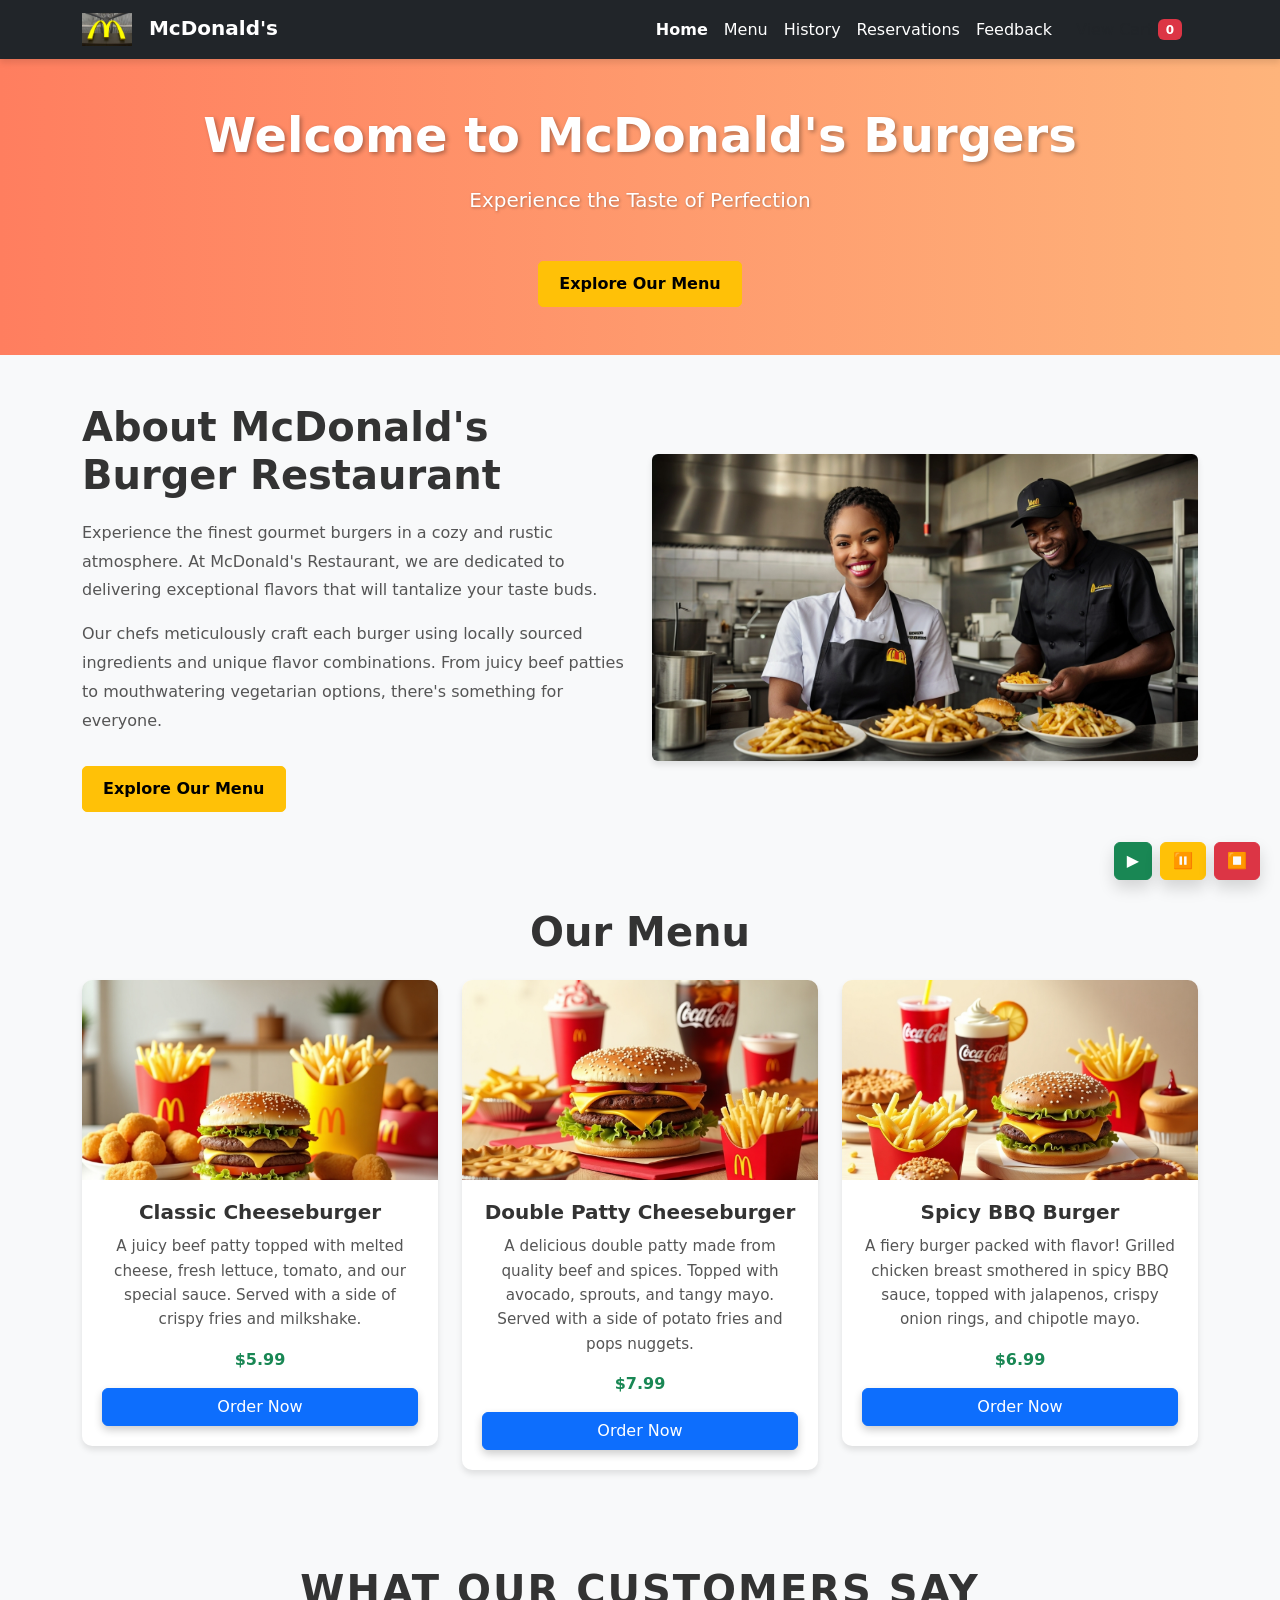
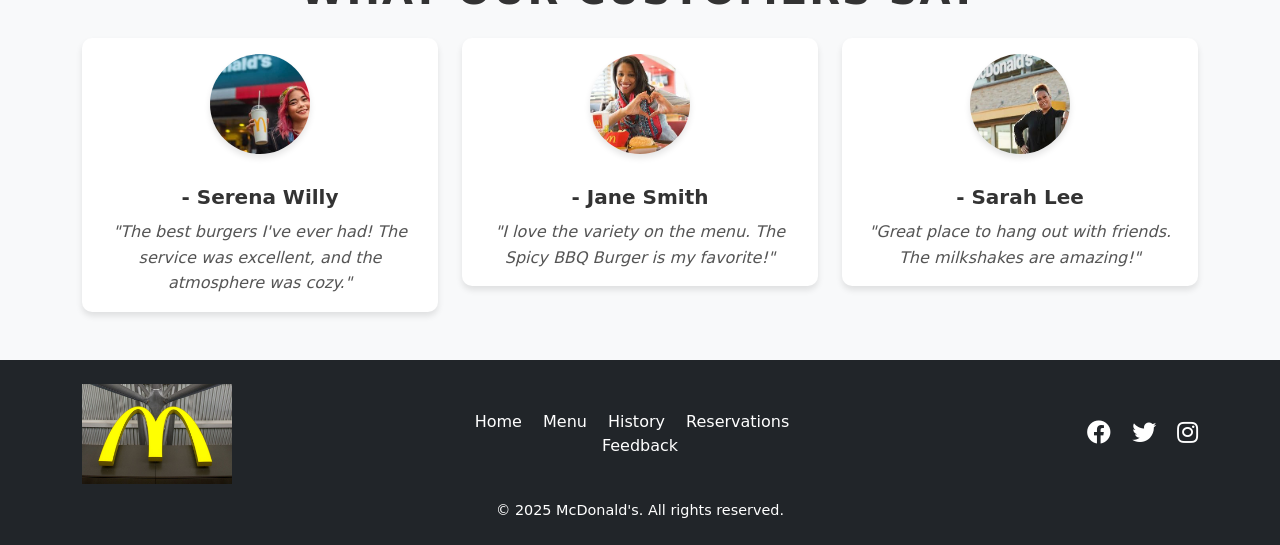
<file: index.html>
<!DOCTYPE html>
<html lang="en">
<head>
    <meta charset="UTF-8">
    <meta name="viewport" content="width=device-width, initial-scale=1.0">
    <title>McDonald's Burger Restaurant</title>
    <link rel="stylesheet" type="text/css" href="styles.css">
    <!-- Bootstrap CSS -->
    <link href="https://cdn.jsdelivr.net/npm/bootstrap@5.3.0/dist/css/bootstrap.min.css" rel="stylesheet">
    <!-- Google Fonts -->
    <link href="https://fonts.googleapis.com/css2?family=Roboto:wght@400;700&display=swap" rel="stylesheet">
    <!-- Font Awesome -->
    <link href="https://cdnjs.cloudflare.com/ajax/libs/font-awesome/5.15.4/css/all.min.css" rel="stylesheet">
    <script src="script.js"></script> <!-- Link JavaScript file -->
</head>
<body>
 <div id="audio-controls" style="position: fixed; bottom: 20px; right: 20px; z-index: 9999;" class="d-flex gap-2">
    <button class="btn btn-success shadow" onclick="readWholePage()" title="Play">
        ▶️
    </button>
    <button class="btn btn-warning shadow" onclick="pauseReading()" title="Pause">
        ⏸️
    </button>
    <button class="btn btn-danger shadow" onclick="stopReading()" title="Stop">
        ⏹️
    </button>
 </div>
 <script>
    let utterance = null;

    function readWholePage() {
        if (speechSynthesis.speaking) {
            speechSynthesis.cancel(); // restart if already speaking
        }
        utterance = new SpeechSynthesisUtterance(document.body.innerText);
        speechSynthesis.speak(utterance);
    }

    function pauseReading() {
        if (speechSynthesis.speaking && !speechSynthesis.paused) {
            speechSynthesis.pause();
        }
    }

    function stopReading() {
        speechSynthesis.cancel();
    }
 </script>

    
        <!-- Bootstrap Icons -->
        <link rel="stylesheet" href="https://cdn.jsdelivr.net/npm/bootstrap-icons/font/bootstrap-icons.css">
    </body>
 <!-- Bootstrap 5 CDN (W3Schools recommended) -->
 <link href="https://cdn.jsdelivr.net/npm/bootstrap@5.3.2/dist/css/bootstrap.min.css" rel="stylesheet">

 <!-- Loading Screen -->
 <div id="loadingScreen" class="loading-screen">
    <div class="spinner-mcd" role="status" aria-label="Loading..."></div>
 </div>
 <script>
    window.addEventListener("load", function () {
        const loadingScreen = document.getElementById("loadingScreen");
        // Small delay for smoother fade-out effect
        setTimeout(() => {
            loadingScreen.classList.add("hidden");
        }, 400);
    });
 </script>
 

    <!-- Navbar -->
    <nav class="navbar navbar-expand-lg navbar-dark bg-dark">
        <div class="container">
            <a class="navbar-brand" href="index.html">
                <img src="Media/logo3.jpeg" alt="McDonald's Logo" width="50">
                McDonald's
            </a>
            <button class="navbar-toggler" type="button" data-bs-toggle="collapse" data-bs-target="#navbarNav">
                <span class="navbar-toggler-icon"></span>
            </button>
            <div class="collapse navbar-collapse" id="navbarNav">
                <ul class="navbar-nav ms-auto">
                    <li class="nav-item"><a class="nav-link active" href="index.html">Home</a></li>
                    <li class="nav-item"><a class="nav-link" href="Menu.html">Menu</a></li>
                    <li class="nav-item"><a class="nav-link" href="Historical.html">History</a></li>
                    <li class="nav-item"><a class="nav-link" href="Reservation.html">Reservations</a></li>
                    <li class="nav-item"><a class="nav-link" href="FeedBack.html">Feedback</a></li>
                    <li class="nav-item"></li>
                        <a class="nav-link btn btn-warning text-dark px-3" href="Cart.html">
                            View Cart <span id="cartCount" class="badge bg-danger">0</span>
                        </a>
                    </li>
            </div>
        </div>
    </nav>
    <!-- Hero Section -->
    <section class="hero text-center text-white bg-dark py-5">
        <div class="container">
            <h1>Welcome to McDonald's Burgers</h1>
            <p>Experience the Taste of Perfection</p>
            <a href="Menu.html" class="btn btn-primary mt-3">Explore Our Menu</a>
        </div>
    </section>
    <!-- About Section -->
    <section class="about py-5">
        <div class="container">
            <div class="row align-items-center">
                <div class="col-md-6">
                    <h2>About McDonald's Burger Restaurant</h2>
                    <p>Experience the finest gourmet burgers in a cozy and rustic atmosphere. At McDonald's Restaurant, we are dedicated to delivering exceptional flavors that will tantalize your taste buds.</p>
                    <p>Our chefs meticulously craft each burger using locally sourced ingredients and unique flavor combinations. From juicy beef patties to mouthwatering vegetarian options, there's something for everyone.</p>
                    <a href="Menu.html" class="btn btn-primary mt-3">Explore Our Menu</a>
                </div>
                <div class="col-md-6">
                    <img src="Media/about1.jpg" alt="About Image" class="img-fluid rounded">
                </div>
            </div>
        </div>
    </section>
    <!-- Menu Section -->
    <section class="menu py-5 bg-light">
        <div class="container">
            <h2 class="text-center mb-4">Our Menu</h2>
            <div class="row g-4">
                <!-- Classic Cheeseburger -->
                <div class="col-md-4">
                    <div class="card">
                        <img src="Media/burger2..jpeg" class="card-img-top" alt="Classic Cheeseburger">
                        <div class="card-body">
                            <h5 class="card-title">Classic Cheeseburger</h5>
                            <p class="card-text">A juicy beef patty topped with melted cheese, fresh lettuce, tomato, and our special sauce. Served with a side of crispy fries and milkshake.</p>
                            <p class="text-success fw-bold">$5.99</p> <!-- Price -->
                            <button class="btn btn-primary w-100" onclick="addToCart('Classic Cheeseburger', 5.99)">Order Now</button> <!-- Order Button -->
                        </div>
                    </div>
                </div>
                <!-- Double Patty Cheeseburger -->
                <div class="col-md-4">
                    <div class="card">
                        <img src="Media/burger3.jpeg" class="card-img-top" alt="Double Patty Cheeseburger">
                        <div class="card-body">
                            <h5 class="card-title">Double Patty Cheeseburger</h5>
                            <p class="card-text">A delicious double patty made from quality beef and spices. Topped with avocado, sprouts, and tangy mayo. Served with a side of potato fries and pops nuggets.</p>
                            <p class="text-success fw-bold">$7.99</p> <!-- Price -->
                            <button class="btn btn-primary w-100" onclick="addToCart('Double Patty Cheeseburger', 7.99)">Order Now</button> <!-- Order Button -->
                        </div>
                    </div>
                </div>
                <!-- Spicy BBQ Burger -->
                <div class="col-md-4">
                    <div class="card">
                        <img src="Media/burger4.jpeg" class="card-img-top" alt="Spicy BBQ Burger">
                        <div class="card-body">
                            <h5 class="card-title">Spicy BBQ Burger</h5>
                            <p class="card-text">A fiery burger packed with flavor! Grilled chicken breast smothered in spicy BBQ sauce, topped with jalapenos, crispy onion rings, and chipotle mayo.</p>
                            <p class="text-success fw-bold">$6.99</p> <!-- Price -->
                            <button class="btn btn-primary w-100" onclick="addToCart('Spicy BBQ Burger', 6.99)">Order Now</button> <!-- Order Button -->
                        </div>
                    </div>
                </div>
            </div>
        </div>
    </section>
    <script>
        let cartCount = 0;

        function addToCart(item, price) {
            cartCount++;
            document.getElementById("cartCount").innerText = cartCount;
            alert(item + " added to cart! Price: $" + price);
        }
    </script>
    </section>
 <!-- Testimonials Section -->
 <section class="testimonials py-5 bg-light">
    <div class="container">
        <h2 class="text-center mb-4">What Our Customers Say</h2>
        <div class="row justify-content-center g-4">
            <!-- Testimonial 1 -->
            <div class="col-md-4">
                <div class="card text-center border-0">
                    <img src="Media/customer01.jpeg" alt="Serena Willy" class="rounded-circle mx-auto mt-3" style="width: 100px; height: 100px; object-fit: cover;">
                    <div class="card-body">
                        <h5 class="card-title">- Serena Willy</h5>
                        <p class="card-text">"The best burgers I've ever had! The service was excellent, and the atmosphere was cozy."</p>
                    </div>
                </div>
            </div>
            <!-- Testimonial 2 -->
            <div class="col-md-4">
                <div class="card text-center border-0">
                    <img src="Media/customer02.jpeg" alt="Jane Smith" class="rounded-circle mx-auto mt-3" style="width: 100px; height: 100px; object-fit: cover;">
                    <div class="card-body">
                        <h5 class="card-title">- Jane Smith</h5>
                        <p class="card-text">"I love the variety on the menu. The Spicy BBQ Burger is my favorite!"</p>
                    </div>
                </div>
            </div>
            <!-- Testimonial 3 -->
            <div class="col-md-4">
                <div class="card text-center border-0">
                    <img src="Media/customer03.jpeg" alt="Sarah Lee" class="rounded-circle mx-auto mt-3" style="width: 100px; height: 100px; object-fit: cover;">
                    <div class="card-body">
                        <h5 class="card-title">- Sarah Lee</h5>
                        <p class="card-text">"Great place to hang out with friends. The milkshakes are amazing!"</p>
                    </div>
                </div>
            </div>
        </div>
    </div>
 </section>
    <!-- Footer -->
    <footer class="footer bg-dark text-white py-4">
        <div class="container">
            <div class="row align-items-center">
                <div class="col-md-4 text-center text-md-start mb-3 mb-md-0">
                    <img src="Media/logo3.jpeg" alt="Logo" class="img-fluid" style="max-width: 150px;">
                </div>
                <div class="col-md-4 text-center mb-3 mb-md-0">
                    <nav>
                        <a href="index.html" class="text-white text-decoration-none me-3">Home</a>
                        <a href="Menu.html" class="text-white text-decoration-none me-3">Menu</a>
                        <a href="Historical.html" class="text-white text-decoration-none me-3">History</a>
                        <a href="Reservation.html" class="text-white text-decoration-none me-3">Reservations</a>
                        <a href="FeedBack.html" class="text-white text-decoration-none">Feedback</a>
                    </nav>
                </div>
                <div class="col-md-4 text-center text-md-end">
                    <a href="https://www.facebook.com/McDonalds" class="text-white me-3"><i class="fab fa-facebook"></i></a>
                    <a href="https://www.twitter.com/McDonalds" class="text-white me-3"><i class="fab fa-twitter"></i></a>
                    <a href="https://www.instagram.com/McDonalds" class="text-white"><i class="fab fa-instagram"></i></a>
                </div>
            </div>
            <div class="row mt-3">
                <div class="col text-center">
                    <p class="mb-0">&copy; 2025 McDonald's. All rights reserved.</p>
                </div>
            </div>
        </div>
    </footer>
    <!-- Bootstrap JavaScript -->
    <script src="https://cdn.jsdelivr.net/npm/bootstrap@5.3.0/dist/js/bootstrap.bundle.min.js"></script>
</body>
</html>
</file>
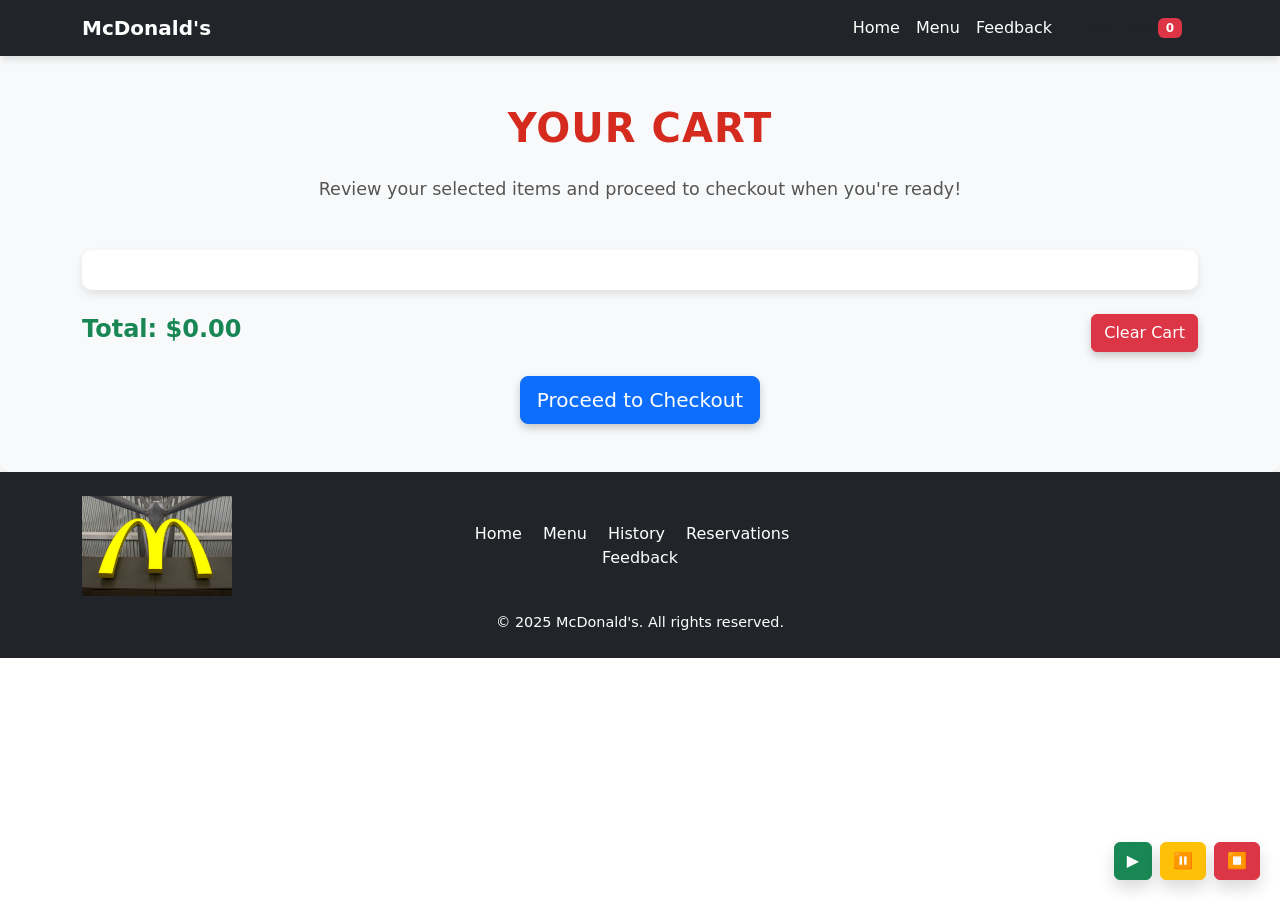
<file: Cart.html>
<!DOCTYPE html>
<html lang="en">
<head>
    <meta charset="UTF-8">
    <meta name="viewport" content="width=device-width, initial-scale=1.0">
    <title>Cart</title>
    <link rel="stylesheet" href="styles.css">
    <link href="https://cdn.jsdelivr.net/npm/bootstrap@5.3.0-alpha1/dist/css/bootstrap.min.css" rel="stylesheet">
</head>
<body>
    <div id="audio-controls" style="position: fixed; bottom: 20px; right: 20px; z-index: 9999;" class="d-flex gap-2">
       <button class="btn btn-success shadow" onclick="readWholePage()" title="Play">
           ▶️
       </button>
       <button class="btn btn-warning shadow" onclick="pauseReading()" title="Pause">
           ⏸️
       </button>
       <button class="btn btn-danger shadow" onclick="stopReading()" title="Stop">
           ⏹️
       </button>
    </div>
   
    <script>
       let utterance = null;
   
       function readWholePage() {
           if (speechSynthesis.speaking) {
               speechSynthesis.cancel(); // restart if already speaking
           }
           utterance = new SpeechSynthesisUtterance(document.body.innerText);
           speechSynthesis.speak(utterance);
       }
   
       function pauseReading() {
           if (speechSynthesis.speaking && !speechSynthesis.paused) {
               speechSynthesis.pause();
           }
       }
   
       function stopReading() {
           speechSynthesis.cancel();
       }
    </script>   
        <!-- Bootstrap Icons -->
        <link rel="stylesheet" href="https://cdn.jsdelivr.net/npm/bootstrap-icons/font/bootstrap-icons.css">
    </body>
   <!-- Bootstrap 5 CDN (W3Schools recommended) -->
 <link href="https://cdn.jsdelivr.net/npm/bootstrap@5.3.2/dist/css/bootstrap.min.css" rel="stylesheet">
 <!-- Loading Screen -->
 <div id="loadingScreen" class="loading-screen">
    <div class="spinner-mcd" role="status" aria-label="Loading..."></div>
 </div>
 <script>
    window.addEventListener("load", function () {
        const loadingScreen = document.getElementById("loadingScreen");
        // Small delay for smoother fade-out effect
        setTimeout(() => {
            loadingScreen.classList.add("hidden");
        }, 400);
    });
 </script>
    <!-- Navigation Bar -->
    <nav class="navbar navbar-expand-lg navbar-dark bg-dark">
        <div class="container">
            <a class="navbar-brand" href="index.html">McDonald's</a>
            <button class="navbar-toggler" type="button" data-bs-toggle="collapse" data-bs-target="#navbarNav">
                <span class="navbar-toggler-icon"></span>
            </button>
            <div class="collapse navbar-collapse" id="navbarNav">
                <ul class="navbar-nav ms-auto">
                    <li class="nav-item"><a class="nav-link" href="index.html">Home</a></li>
                    <li class="nav-item"><a class="nav-link" href="Menu.html">Menu</a></li>
                    <li class="nav-item"><a class="nav-link" href="FeedBack.html">Feedback</a></li>
                    <li class="nav-item">
                        <a class="nav-link btn btn-warning text-dark px-3" href="Cart.html">
                            View Cart <span id="cartCount" class="badge bg-danger">0</span>
                        </a>
                    </li>
                </ul>
            </div>
        </div>
    </nav>
    <!-- Cart Section -->
    <section class="cart-section py-5 bg-light">
        <div class="container">
            <h2 class="text-center mb-4">Your Cart</h2>
            <p class="text-center mb-5">Review your selected items and proceed to checkout when you're ready!</p>
            
            <!-- Cart Items -->
            <div id="cartItems" class="mb-4">
                <!-- Items will be dynamically added here -->
            </div>

            <!-- Total Price -->
            <div class="d-flex justify-content-between align-items-center mb-4">
                <h3 class="text-success" id="totalPrice">Total: $0.00</h3>
                <button class="btn btn-danger" onclick="clearCart()">Clear Cart</button>
            </div>

            <!-- Checkout Button -->
            <div class="text-center">
                <button class="btn btn-primary btn-lg" onclick="checkout()">Proceed to Checkout</button>
            </div>
        </div>
    </section>

    <script>
        // Function to display cart items
        function displayCart() {
            const cart = JSON.parse(localStorage.getItem("cart")) || [];
            const cartItems = document.getElementById("cartItems");
            const totalPriceElement = document.getElementById("totalPrice");

            // Clear the cart display
            cartItems.innerHTML = "";

            // Calculate total price
            let totalPrice = 0;

            // Display each item in the cart
            cart.forEach((item, index) => {
                totalPrice += item.price;
                cartItems.innerHTML += `
                    <div class="d-flex justify-content-between align-items-center mb-3 p-3 border rounded bg-white shadow-sm">
                        <span class="fw-bold">${item.name}</span>
                        <span class="text-success">$${item.price.toFixed(2)}</span>
                        <button class="btn btn-danger btn-sm" onclick="removeFromCart(${index})">Remove</button>
                    </div>
                `;
            });

            // Update total price
            totalPriceElement.innerText = `Total: $${totalPrice.toFixed(2)}`;
        }

        // Function to remove an item from the cart
        function removeFromCart(index) {
            let cart = JSON.parse(localStorage.getItem("cart")) || [];
            cart.splice(index, 1); // Remove the item at the specified index
            localStorage.setItem("cart", JSON.stringify(cart)); // Update localStorage
            displayCart(); // Refresh the cart display
        }

        // Function to clear the cart
        function clearCart() {
            if (confirm("Are you sure you want to clear your cart?")) {
                localStorage.removeItem("cart"); // Clear the cart
                displayCart(); // Refresh the cart display
            }
        }

        // Function to handle checkout
        function checkout() {
            const cart = JSON.parse(localStorage.getItem("cart")) || [];
            if (cart.length === 0) {
                alert("Your cart is empty!");
                return;
            }
            alert("Thank you for your purchase!");
            localStorage.removeItem("cart"); // Clear the cart
            displayCart(); // Refresh the cart display
        }

        // Display the cart when the page loads
        document.addEventListener("DOMContentLoaded", displayCart);
    </script>
    <!-- Bootstrap JavaScript Bundle -->
    <script src="https://cdn.jsdelivr.net/npm/bootstrap@5.3.0-alpha1/dist/js/bootstrap.bundle.min.js"></script>
     <!-- Footer -->
     <footer class="footer bg-dark text-white py-4">
        <div class="container">
            <div class="row align-items-center">
                <div class="col-md-4 text-center text-md-start mb-3 mb-md-0">
                    <img src="Media/logo3.jpeg" alt="McDonald's Logo" class="img-fluid" style="max-width: 150px;">
                </div>
                <div class="col-md-4 text-center mb-3 mb-md-0">
                    <nav>
                        <a href="index.html" class="text-white text-decoration-none me-3">Home</a>
                        <a href="Menu.html" class="text-white text-decoration-none me-3">Menu</a>
                        <a href="Historical.html" class="text-white text-decoration-none me-3">History</a>
                        <a href="Reservation.html" class="text-white text-decoration-none me-3">Reservations</a>
                        <a href="FeedBack.html" class="text-white text-decoration-none">Feedback</a>
                    </nav>
                </div>
                <div class="col-md-4 text-center text-md-end">
                    <a href="https://www.facebook.com/McDonalds" class="text-white me-3"><i class="fab fa-facebook"></i></a>
                    <a href="https://www.twitter.com/McDonalds" class="text-white me-3"><i class="fab fa-twitter"></i></a>
                    <a href="https://www.instagram.com/McDonalds" class="text-white"><i class="fab fa-instagram"></i></a>
                </div>
            </div>
            <div class="row mt-3">
                <div class="col text-center">
                    <p class="mb-0">&copy; 2025 McDonald's. All rights reserved.</p>
                </div>
            </div>
        </div>
    </footer>
</body>
</html>
</file>
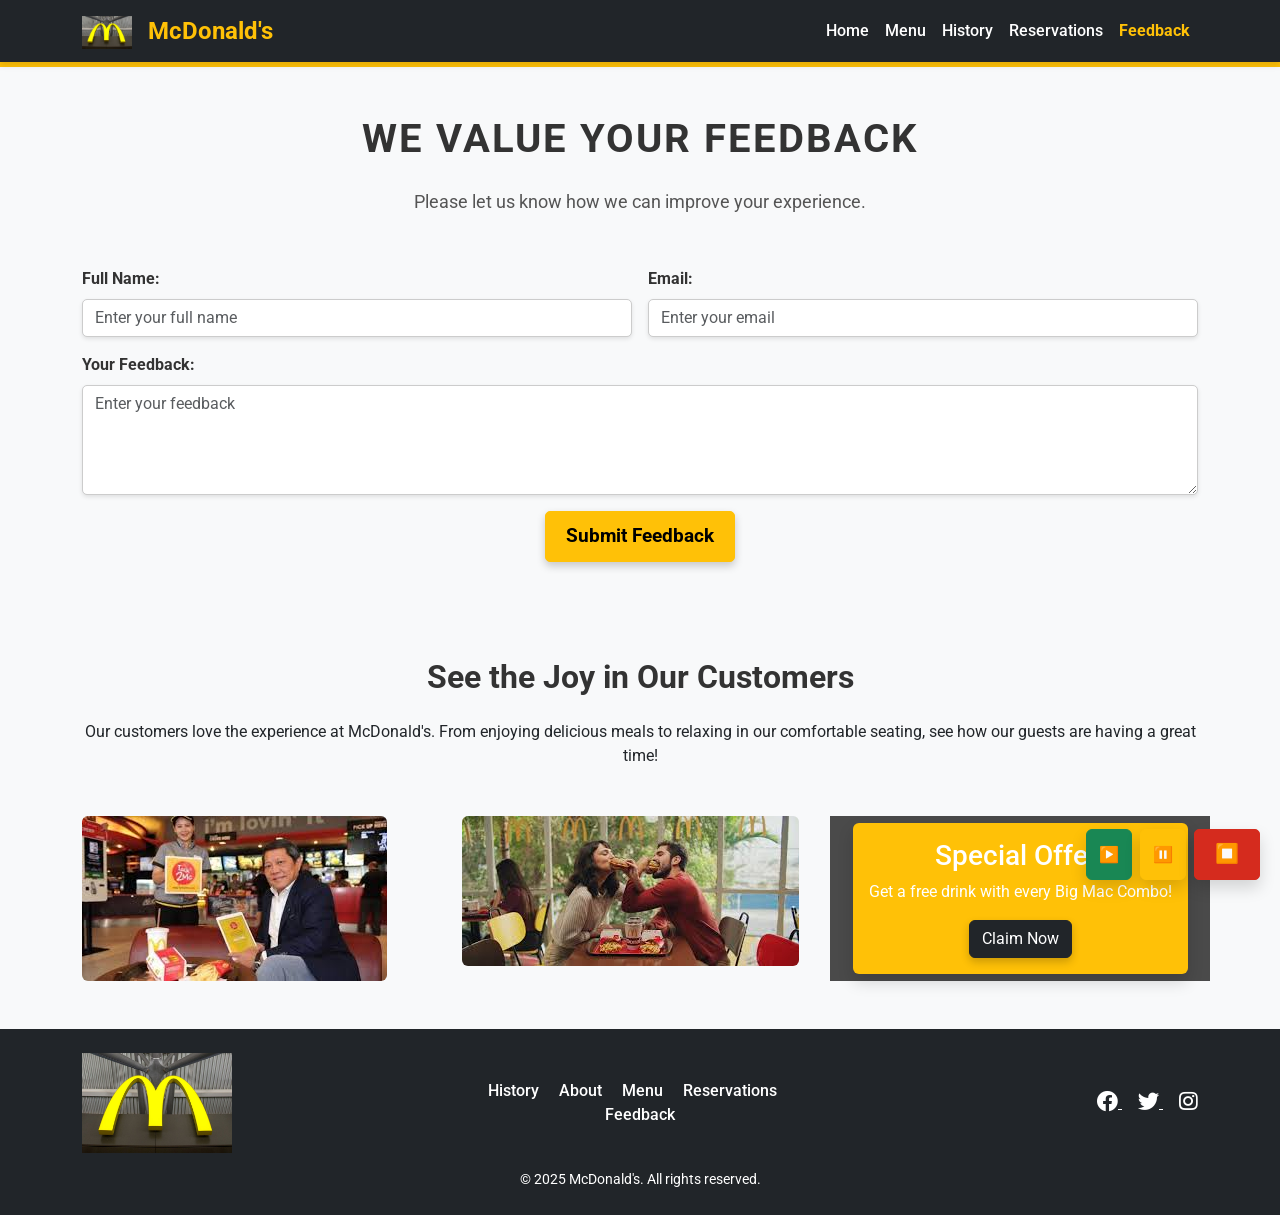
<file: FeedBack.html>
<!DOCTYPE html>
<html lang="en">
<head>
    <meta charset="UTF-8">
    <meta name="viewport" content="width=device-width, initial-scale=1.0">
    <title>McDonald's Burger Restaurant</title>
    <!-- Bootstrap CSS -->
    <link href="https://cdn.jsdelivr.net/npm/bootstrap@5.3.0/dist/css/bootstrap.min.css" rel="stylesheet">
    <!-- Google Fonts -->
    <link href="https://fonts.googleapis.com/css2?family=Roboto:wght@400;700&display=swap" rel="stylesheet">
    <link rel="stylesheet" type="text/css" href="styles.css">
    <!-- Font Awesome -->
    <link href="https://cdnjs.cloudflare.com/ajax/libs/font-awesome/5.15.4/css/all.min.css" rel="stylesheet">
    <script src="script.js"></script> <!-- Link JavaScript file -->
</head>
<body>
    <div id="audio-controls" style="position: fixed; bottom: 20px; right: 20px; z-index: 9999;" class="d-flex gap-2">
       <button class="btn btn-success shadow" onclick="readWholePage()" title="Play">
           ▶️
       </button>
       <button class="btn btn-warning shadow" onclick="pauseReading()" title="Pause">
           ⏸️
       </button>
       <button class="btn btn-danger shadow" onclick="stopReading()" title="Stop">
           ⏹️
       </button>
    </div>
    <script>
       let utterance = null;
   
       function readWholePage() {
           if (speechSynthesis.speaking) {
               speechSynthesis.cancel(); // restart if already speaking
           }
           utterance = new SpeechSynthesisUtterance(document.body.innerText);
           speechSynthesis.speak(utterance);
       }
   
       function pauseReading() {
           if (speechSynthesis.speaking && !speechSynthesis.paused) {
               speechSynthesis.pause();
           }
       }
   
       function stopReading() {
           speechSynthesis.cancel();
       }
    </script>
        <!-- Bootstrap Icons -->
        <link rel="stylesheet" href="https://cdn.jsdelivr.net/npm/bootstrap-icons/font/bootstrap-icons.css">
   <!-- Bootstrap 5 CDN (W3Schools recommended) -->

 <!-- Loading Screen -->
 <div id="loadingScreen" class="loading-screen">
    <div class="spinner-mcd" role="status" aria-label="Loading..."></div>
 </div>
 <script>
    window.addEventListener("load", function () {
        const loadingScreen = document.getElementById("loadingScreen");
        // Small delay for smoother fade-out effect
        setTimeout(() => {
            loadingScreen.classList.add("hidden");
        }, 400);
    });
 </script>

    <!-- Navbar -->
    <nav class="navbar navbar-expand-lg navbar-dark bg-dark">
        <div class="container">
            <a class="navbar-brand" href="index.html">
                <img src="Media/logo3.jpeg" alt="McDonald's Logo" width="50">
                McDonald's
            </a>
            <button class="navbar-toggler" type="button" data-bs-toggle="collapse" data-bs-target="#navbarNav">
                <span class="navbar-toggler-icon"></span>
            </button>
            <div class="collapse navbar-collapse" id="navbarNav">
                <ul class="navbar-nav ms-auto">
                    <li class="nav-item"><a class="nav-link" href="index.html">Home</a></li>
                    <li class="nav-item"><a class="nav-link" href="Menu.html">Menu</a></li>
                    <li class="nav-item"><a class="nav-link" href="Historical.html">History</a></li>
                    <li class="nav-item"><a class="nav-link" href="Reservation.html">Reservations</a></li>
                    <li class="nav-item"><a class="nav-link active" href="FeedBack.html">Feedback</a></li>
                </ul>
            </div>
        </div>
    </nav>
    <!-- Feedback Section -->
    <section class="feedback-section py-5">
        <div class="container">
            <h1 class="text-center mb-4">We Value Your Feedback</h1>
            <p class="text-center mb-5">Please let us know how we can improve your experience.</p>

            <form class="row g-3" action="submit_feedback.php" method="POST">
                <div class="col-md-6">
                    <label for="feedback-name" class="form-label">Full Name:</label>
                    <input type="text" id="feedback-name" name="name" class="form-control" placeholder="Enter your full name" required>
                </div>
                <div class="col-md-6">
                    <label for="feedback-email" class="form-label">Email:</label>
                    <input type="email" id="feedback-email" name="email" class="form-control" placeholder="Enter your email" required>
                </div>
                <div class="col-12">
                    <label for="feedback-message" class="form-label">Your Feedback:</label>
                    <textarea id="feedback-message" name="message" class="form-control" placeholder="Enter your feedback" rows="4" required></textarea>
                </div>
                <div class="col-12 text-center">
                    <button type="submit" class="btn btn-primary">Submit Feedback</button>
                </div>
            </form>
        </div>
    </section>
    <!-- Feedback Media Section -->
    <section class="feedback-media py-5 bg-light">
        <div class="container">
            <h2 class="text-center mb-4">See the Joy in Our Customers</h2>
            <p class="text-center mb-5">Our customers love the experience at McDonald's. From enjoying delicious meals to relaxing in our comfortable seating, see how our guests are having a great time!</p>
            <div class="row g-4">
                <div class="col-md-4">
                    <img src="Media/images saying abt us.jpeg" class="img-fluid rounded" alt="Customer experience">
                </div>
                <div class="col-md-4">
                    <img src="Media/customer enjoyment.jpeg" class="img-fluid rounded" alt="Customer experience">
                </div>
                <div class="col-md-4 position-relative">
                    <!-- Animated Ad -->
                    <div class="animated-ad position-absolute top-0 start-0 w-100 h-100 d-flex align-items-center justify-content-center">
                        <div class="ad-content text-center bg-warning p-3 rounded shadow">
                            <h3 class="mb-2">Special Offer!</h3>
                            <p class="mb-3">Get a free drink with every Big Mac Combo!</p>
                            <button class="btn btn-dark" onclick="window.location.href='Menu.html'">Claim Now</button>
                        </div>
                    </div>
                </div>
            </div>
        </div>
    </section>
    <!-- Footer -->
    <footer class="footer bg-dark text-white py-4">
        <div class="container">
            <div class="row align-items-center">
                <!-- Footer Logo -->
                <div class="col-md-4 text-center text-md-start mb-3 mb-md-0">
                    <img src="Media/logo3.jpeg" alt="McDonald's Logo" class="img-fluid" style="max-width: 150px;">
                </div>
                <!-- Footer Links -->
                <div class="col-md-4 text-center mb-3 mb-md-0">
                    <nav class="footer-links">
                        <a href="History.html" class="text-white text-decoration-none me-3">History</a>
                        <a href="#about" class="text-white text-decoration-none me-3">About</a>
                        <a href="Menu.html" class="text-white text-decoration-none me-3">Menu</a>
                        <a href="Reservations.html" class="text-white text-decoration-none me-3">Reservations</a>
                        <a href="Feedback.html" class="text-white text-decoration-none">Feedback</a>
                    </nav>
                </div>
                <!-- Social Media Links -->
                <div class="col-md-4 text-center text-md-end">
                    <nav class="footer-social">
                        <a href="https://www.facebook.com/McDonalds" target="_blank" aria-label="Facebook" class="text-white me-3">
                            <i class="fab fa-facebook fa-lg"></i>
                        </a>
                        <a href="https://www.twitter.com/McDonalds" target="_blank" aria-label="Twitter" class="text-white me-3">
                            <i class="fab fa-twitter fa-lg"></i>
                        </a>
                        <a href="https://www.instagram.com/McDonalds" target="_blank" aria-label="Instagram" class="text-white">
                            <i class="fab fa-instagram fa-lg"></i>
                        </a>
                    </nav>
                </div>
            </div>
            <div class="row mt-3">
                <div class="col text-center">
                    <p class="footer-text mb-0">&copy; 2025 McDonald's. All rights reserved.</p>
                </div>
            </div>
        </div>
    </footer>
    <!-- Bootstrap JavaScript -->
    <script src="https://cdn.jsdelivr.net/npm/bootstrap@5.3.0/dist/js/bootstrap.bundle.min.js"></script>
</body>
</html>
</file>
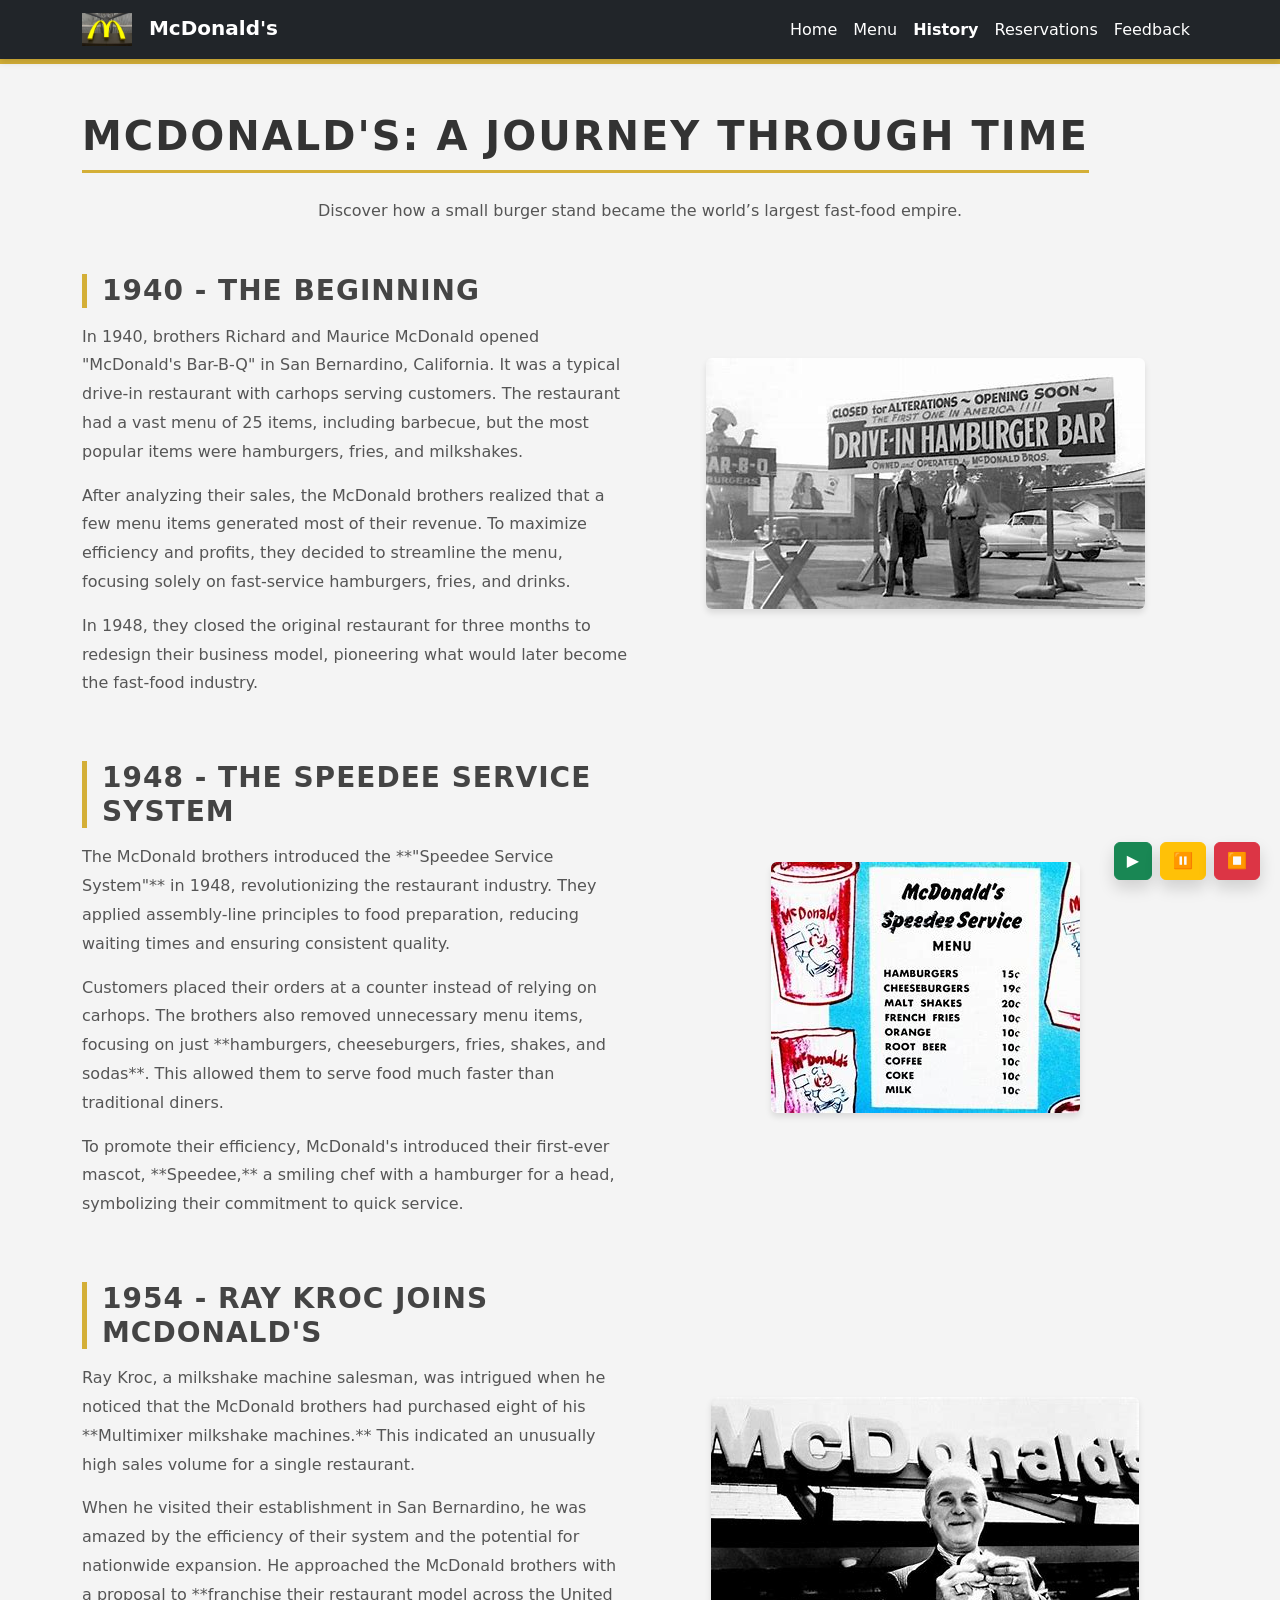
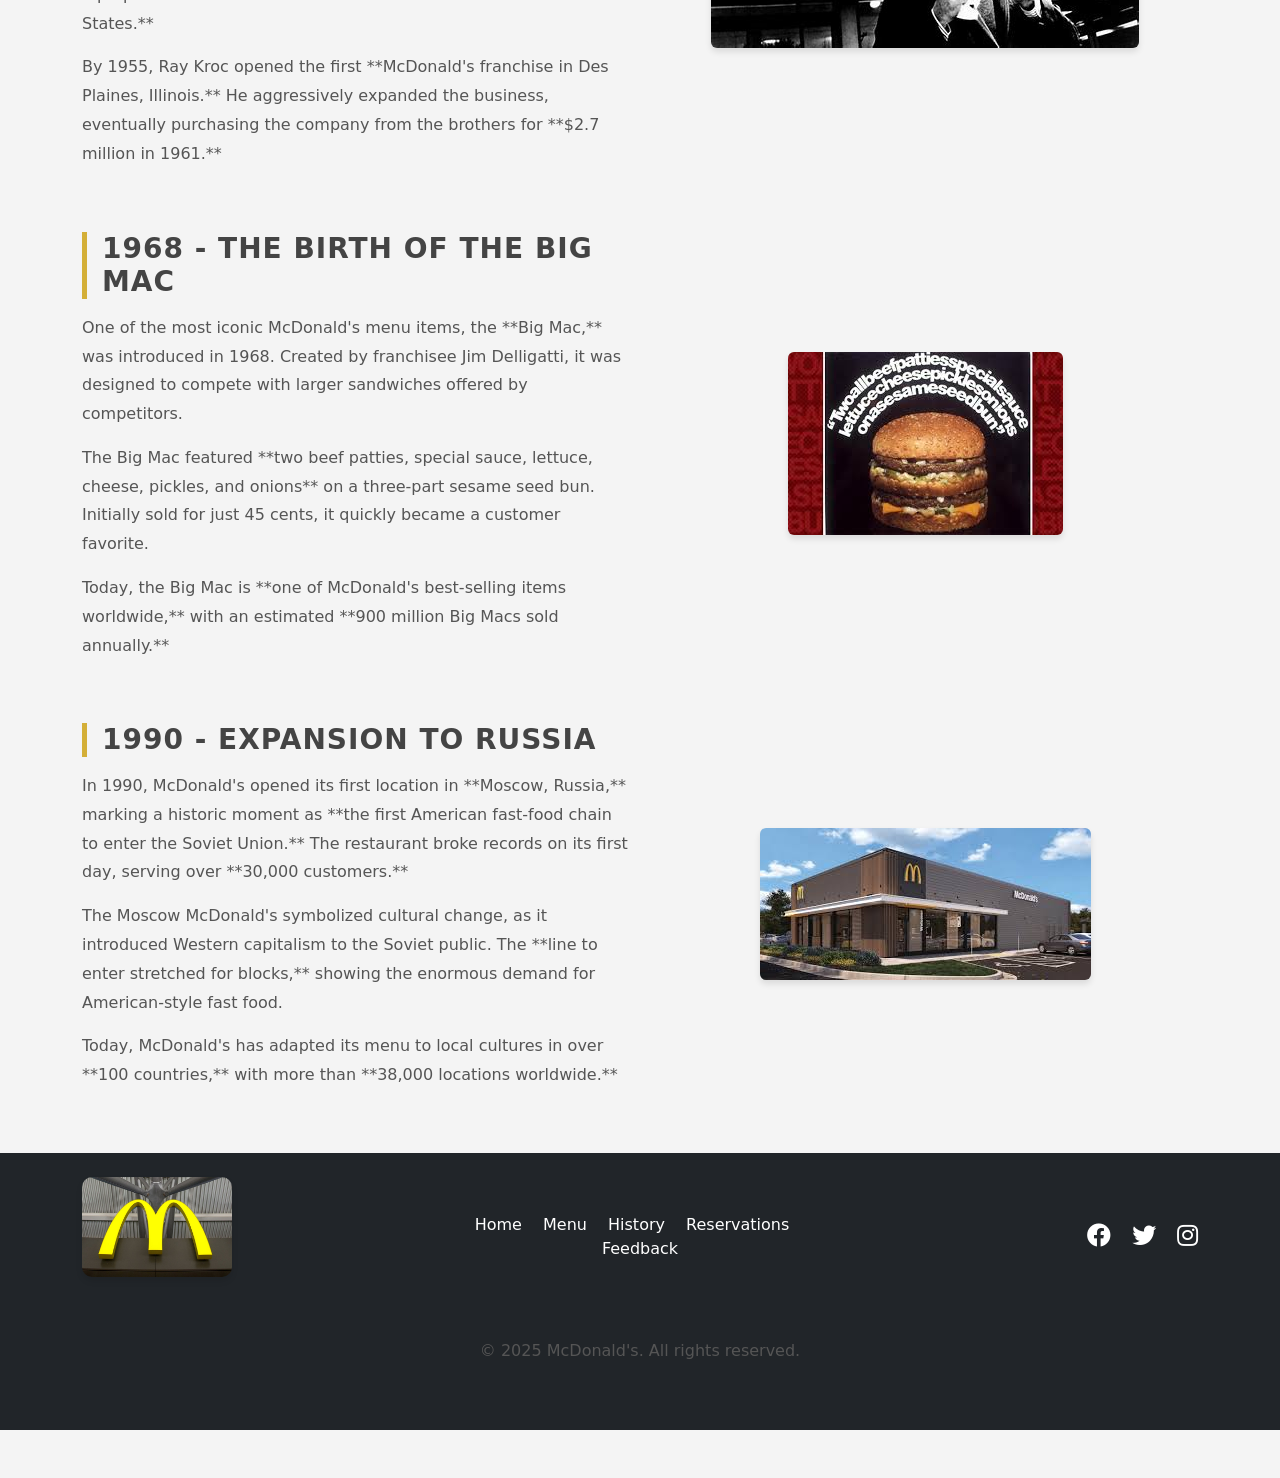
<file: Historical.html>
<!DOCTYPE html>
<html lang="en">
<head>
    <meta charset="UTF-8">
    <meta name="viewport" content="width=device-width, initial-scale=1.0">
    <title>McDonald's History</title>
    <link rel="stylesheet" type="text/css" href="styles.css">
    <!-- Bootstrap CSS -->
    <link href="https://cdn.jsdelivr.net/npm/bootstrap@5.3.0/dist/css/bootstrap.min.css" rel="stylesheet">
    <!-- Google Fonts -->
    <link href="https://fonts.googleapis.com/css2?family=Roboto:wght@400;700&display=swap" rel="stylesheet">
    <!-- Font Awesome -->
    <link href="https://cdnjs.cloudflare.com/ajax/libs/font-awesome/5.15.4/css/all.min.css" rel="stylesheet">
    <script src="script.js"></script> <!-- Link JavaScript file -->
</head>
<body>
        <div id="audio-controls" style="position: fixed; bottom: 20px; right: 20px; z-index: 9999;" class="d-flex gap-2">
           <button class="btn btn-success shadow" onclick="readWholePage()" title="Play">
               ▶️
           </button>
           <button class="btn btn-warning shadow" onclick="pauseReading()" title="Pause">
               ⏸️
           </button>
           <button class="btn btn-danger shadow" onclick="stopReading()" title="Stop">
               ⏹️
           </button>
        </div>
        <script>
           let utterance = null;
       
           function readWholePage() {
               if (speechSynthesis.speaking) {
                   speechSynthesis.cancel(); // restart if already speaking
               }
               utterance = new SpeechSynthesisUtterance(document.body.innerText);
               speechSynthesis.speak(utterance);
           }
       
           function pauseReading() {
               if (speechSynthesis.speaking && !speechSynthesis.paused) {
                   speechSynthesis.pause();
               }
           }
       
           function stopReading() {
               speechSynthesis.cancel();
           }
        </script>
        <!-- Bootstrap Icons -->
        <link rel="stylesheet" href="https://cdn.jsdelivr.net/npm/bootstrap-icons/font/bootstrap-icons.css">
    </body>
   <!-- Bootstrap 5 CDN (W3Schools recommended) -->
 <link href="https://cdn.jsdelivr.net/npm/bootstrap@5.3.2/dist/css/bootstrap.min.css" rel="stylesheet">

 <!-- Loading Screen -->
 <div id="loadingScreen" class="loading-screen">
    <div class="spinner-mcd" role="status" aria-label="Loading..."></div>
 </div>
 <script>
    window.addEventListener("load", function () {
        const loadingScreen = document.getElementById("loadingScreen");
        // Small delay for smoother fade-out effect
        setTimeout(() => {
            loadingScreen.classList.add("hidden");
        }, 400);
    });
 </script>
    <!-- Navbar -->
    <nav class="navbar navbar-expand-lg navbar-dark bg-dark">
        <div class="container">
            <a class="navbar-brand" href="index.html">
                <img src="Media/logo3.jpeg" alt="McDonald's Logo" width="50">
                McDonald's
            </a>
            <button class="navbar-toggler" type="button" data-bs-toggle="collapse" data-bs-target="#navbarNav">
                <span class="navbar-toggler-icon"></span>
            </button>
            <div class="collapse navbar-collapse" id="navbarNav">
                <ul class="navbar-nav ms-auto">
                    <li class="nav-item"><a class="nav-link" href="index.html">Home</a></li>
                    <li class="nav-item"><a class="nav-link" href="Menu.html">Menu</a></li>
                    <li class="nav-item"><a class="nav-link active" href="Historical.html">History</a></li>
                    <li class="nav-item"><a class="nav-link" href="Reservation.html">Reservations</a></li>
                    <li class="nav-item"><a class="nav-link" href="FeedBack.html">Feedback</a></li>
                </ul>
            </div>
        </div>
    </nav>
  <!-- Timeline Section -->
  <section class="timeline py-5">
    <div class="container">
        <h1 class="text-center mb-4">McDonald's: A Journey Through Time</h1>
        <p class="text-center mb-5">Discover how a small burger stand became the world’s largest fast-food empire.</p>

        <!-- 1940 - The Beginning -->
        <div class="row align-items-center mb-5">
            <div class="col-md-6">
                <h2>1940 - The Beginning</h2>
                <p>In 1940, brothers Richard and Maurice McDonald opened "McDonald's Bar-B-Q" in San Bernardino, California. It was a typical drive-in restaurant with carhops serving customers. The restaurant had a vast menu of 25 items, including barbecue, but the most popular items were hamburgers, fries, and milkshakes.</p>
                <p>After analyzing their sales, the McDonald brothers realized that a few menu items generated most of their revenue. To maximize efficiency and profits, they decided to streamline the menu, focusing solely on fast-service hamburgers, fries, and drinks.</p>
                <p>In 1948, they closed the original restaurant for three months to redesign their business model, pioneering what would later become the fast-food industry.</p>
            </div>
            <div class="col-md-6 text-center">
                <img src="Media/Rich&morry founders.jpeg" class="img-fluid rounded" alt="McDonald's Founders">
            </div>
        </div>
        <!-- 1948 - The Speedee Service System -->
        <div class="row align-items-center mb-5">
            <div class="col-md-6 text-center">
                <img src="Media/Speedee service.jpeg" class="img-fluid rounded" alt="Speedee Service System">
            </div>
            <div class="col-md-6">
                <h2>1948 - The Speedee Service System</h2>
                <p>The McDonald brothers introduced the **"Speedee Service System"** in 1948, revolutionizing the restaurant industry. They applied assembly-line principles to food preparation, reducing waiting times and ensuring consistent quality.</p>
                <p>Customers placed their orders at a counter instead of relying on carhops. The brothers also removed unnecessary menu items, focusing on just **hamburgers, cheeseburgers, fries, shakes, and sodas**. This allowed them to serve food much faster than traditional diners.</p>
                <p>To promote their efficiency, McDonald's introduced their first-ever mascot, **Speedee,** a smiling chef with a hamburger for a head, symbolizing their commitment to quick service.</p>
            </div>
        </div>
        <!-- 1954 - Ray Kroc Joins McDonald's -->
        <div class="row align-items-center mb-5">
            <div class="col-md-6">
                <h2>1954 - Ray Kroc Joins McDonald's</h2>
                <p>Ray Kroc, a milkshake machine salesman, was intrigued when he noticed that the McDonald brothers had purchased eight of his **Multimixer milkshake machines.** This indicated an unusually high sales volume for a single restaurant.</p>
                <p>When he visited their establishment in San Bernardino, he was amazed by the efficiency of their system and the potential for nationwide expansion. He approached the McDonald brothers with a proposal to **franchise their restaurant model across the United States.**</p>
                <p>By 1955, Ray Kroc opened the first **McDonald's franchise in Des Plaines, Illinois.** He aggressively expanded the business, eventually purchasing the company from the brothers for **$2.7 million in 1961.**</p>
            </div>
            <div class="col-md-6 text-center">
                <img src="Media/Ray Kroc.jpeg" class="img-fluid rounded" alt="Ray Kroc">
            </div>
        </div>
        <!-- 1968 - The Birth of the Big Mac -->
        <div class="row align-items-center mb-5">
            <div class="col-md-6 text-center">
                <img src="Media/1st big mac.jpeg" class="img-fluid rounded" alt="Big Mac Introduction">
            </div>
            <div class="col-md-6">
                <h2>1968 - The Birth of the Big Mac</h2>
                <p>One of the most iconic McDonald's menu items, the **Big Mac,** was introduced in 1968. Created by franchisee Jim Delligatti, it was designed to compete with larger sandwiches offered by competitors.</p>
                <p>The Big Mac featured **two beef patties, special sauce, lettuce, cheese, pickles, and onions** on a three-part sesame seed bun. Initially sold for just 45 cents, it quickly became a customer favorite.</p>
                <p>Today, the Big Mac is **one of McDonald's best-selling items worldwide,** with an estimated **900 million Big Macs sold annually.**</p>
            </div>
        </div>
        <!-- 1990 - Expansion to Russia -->
        <div class="row align-items-center mb-5">
            <div class="col-md-6">
                <h2>1990 - Expansion to Russia</h2>
                <p>In 1990, McDonald's opened its first location in **Moscow, Russia,** marking a historic moment as **the first American fast-food chain to enter the Soviet Union.** The restaurant broke records on its first day, serving over **30,000 customers.**</p>
                <p>The Moscow McDonald's symbolized cultural change, as it introduced Western capitalism to the Soviet public. The **line to enter stretched for blocks,** showing the enormous demand for American-style fast food.</p>
                <p>Today, McDonald's has adapted its menu to local cultures in over **100 countries,** with more than **38,000 locations worldwide.**</p>
            </div>
            <div class="col-md-6 text-center">
                <img src="Media/curent mcd.jpeg" class="img-fluid rounded" alt="McDonald's Global Expansion">
            </div>
        </div>
    </div>
<!-- Footer -->
<footer class="footer bg-dark text-white py-4">
    <div class="container">
        <div class="row align-items-center">
            <div class="col-md-4 text-center text-md-start mb-3 mb-md-0">
                <img src="Media/logo3.jpeg" alt="Logo" class="img-fluid" style="max-width: 150px;">
            </div>
            <div class="col-md-4 text-center mb-3 mb-md-0">
                <nav>
                    <a href="index.html" class="text-white text-decoration-none me-3">Home</a>
                    <a href="Menu.html" class="text-white text-decoration-none me-3">Menu</a>
                    <a href="Historical.html" class="text-white text-decoration-none me-3">History</a>
                    <a href="Reservation.html" class="text-white text-decoration-none me-3">Reservations</a>
                    <a href="FeedBack.html" class="text-white text-decoration-none">Feedback</a>
                </nav>
            </div>
            <div class="col-md-4 text-center text-md-end">
                <a href="https://www.facebook.com/McDonalds" class="text-white me-3"><i class="fab fa-facebook"></i></a>
                <a href="https://www.twitter.com/McDonalds" class="text-white me-3"><i class="fab fa-twitter"></i></a>
                <a href="https://www.instagram.com/McDonalds" class="text-white"><i class="fab fa-instagram"></i></a>
            </div>
        </div>
        <div class="row mt-3">
            <div class="col text-center">
                <p class="mb-0">&copy; 2025 McDonald's. All rights reserved.</p>
            </div>
        </div>
    </div>
</footer>
    <!-- Bootstrap JavaScript -->
    <script src="https://cdn.jsdelivr.net/npm/bootstrap@5.3.0/dist/js/bootstrap.bundle.min.js"></script>
</body>
</html>
</file>
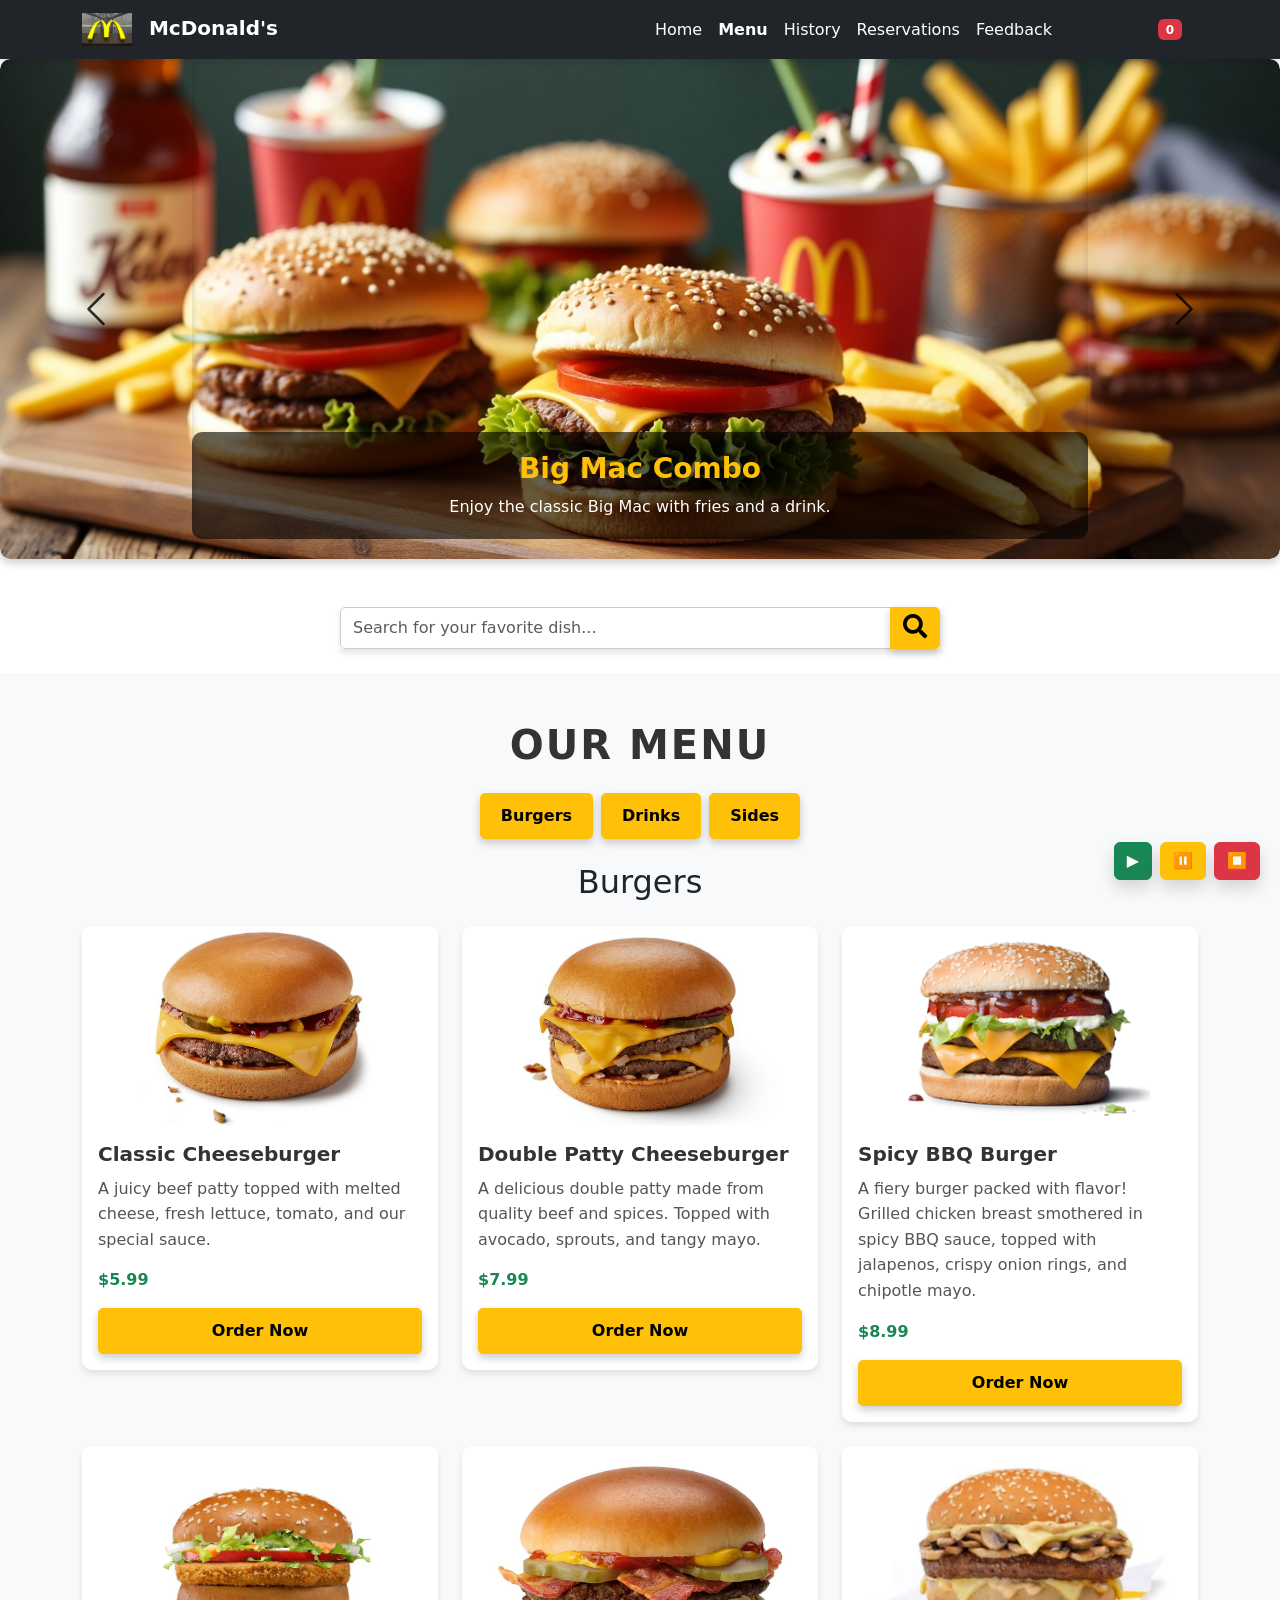
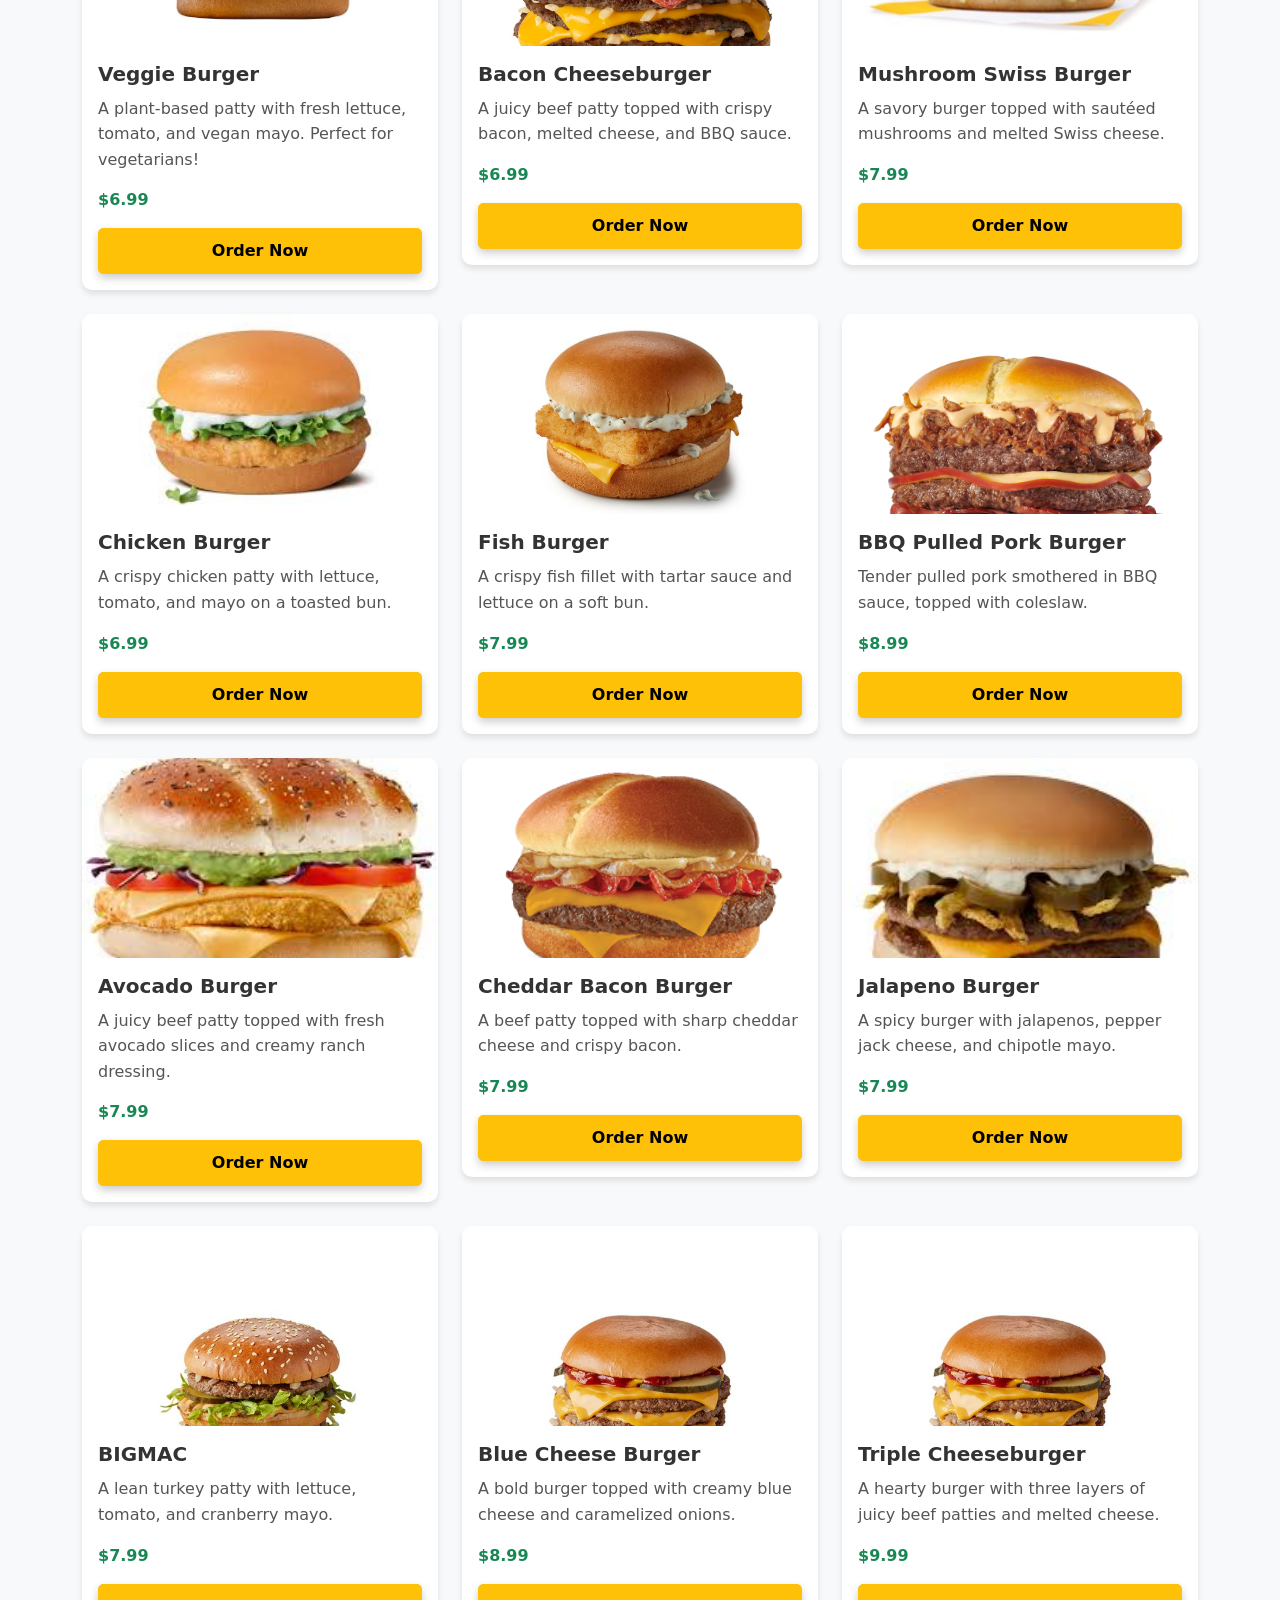
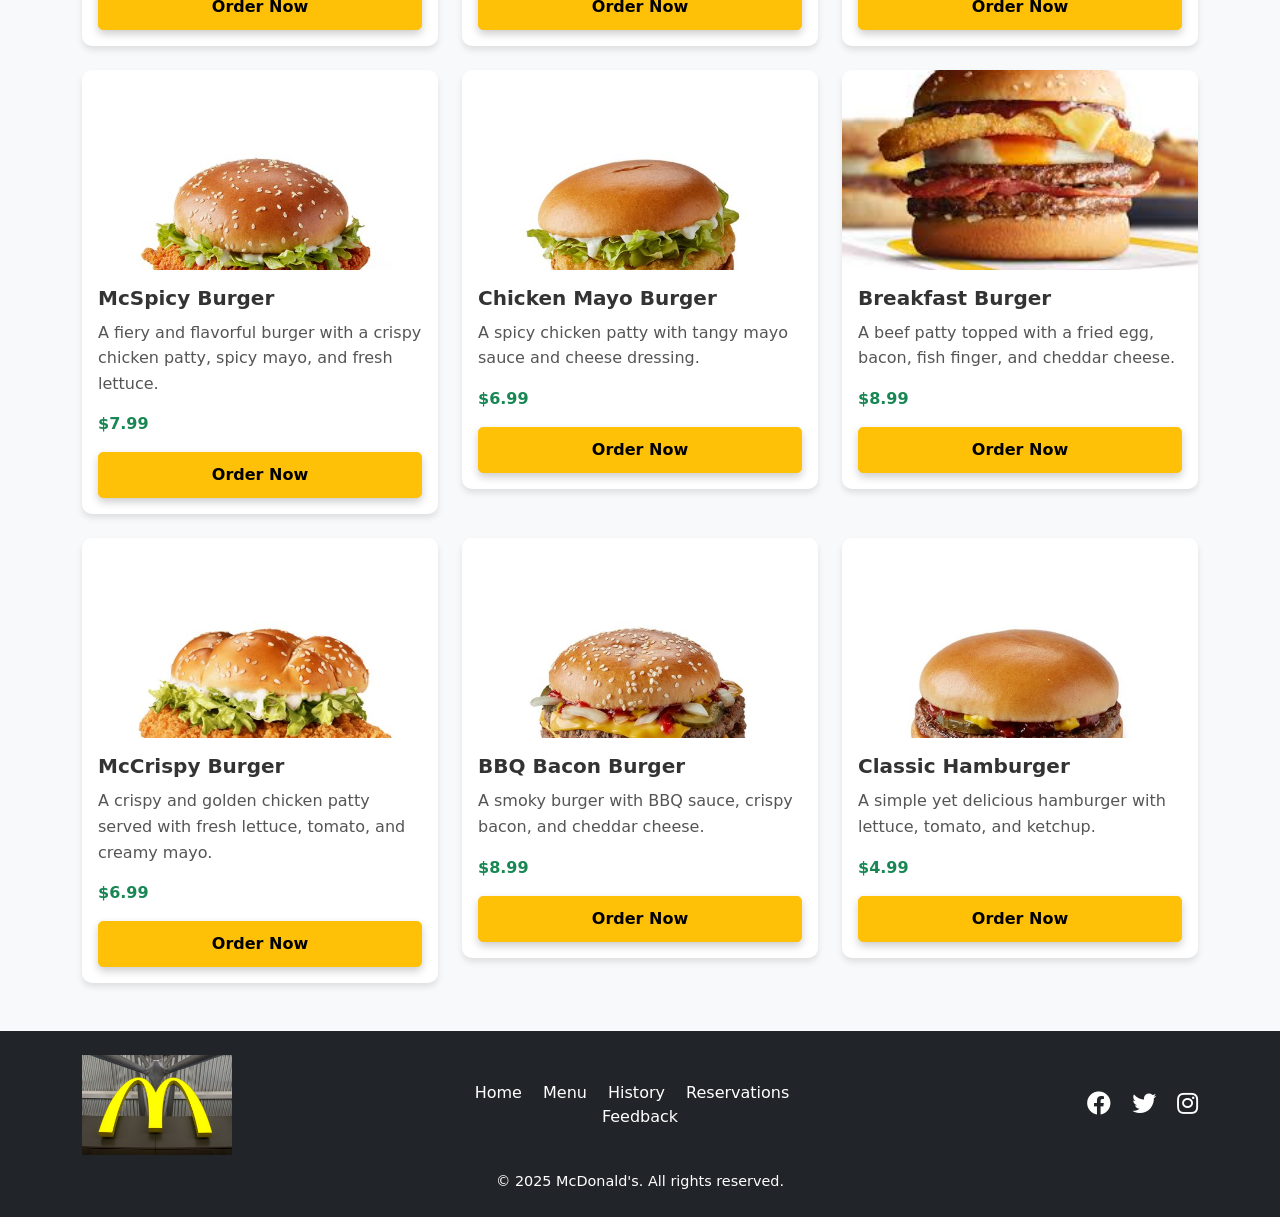
<file: Menu.html>
<!DOCTYPE html>
<html lang="en">
<head>
    <meta charset="UTF-8">
    <meta name="viewport" content="width=device-width, initial-scale=1.0">
    <title>McDonald's Menu</title>
    <link rel="stylesheet" type="text/css" href="styles.css">
    <!-- Bootstrap CSS -->
    <link href="https://cdn.jsdelivr.net/npm/bootstrap@5.3.0/dist/css/bootstrap.min.css" rel="stylesheet">
    <!-- Google Fonts -->
    <link href="https://fonts.googleapis.com/css2?family=Roboto:wght@400;700&display=swap" rel="stylesheet">
    <link href="https://cdnjs.cloudflare.com/ajax/libs/font-awesome/5.15.4/css/all.min.css" rel="stylesheet">
    <script src="script.js"></script> <!-- Link JavaScript file -->
</head>
<body>
        <div id="audio-controls" style="position: fixed; bottom: 20px; right: 20px; z-index: 9999;" class="d-flex gap-2">
           <button class="btn btn-success shadow" onclick="readWholePage()" title="Play">
               ▶️
           </button>
           <button class="btn btn-warning shadow" onclick="pauseReading()" title="Pause">
               ⏸️
           </button>
           <button class="btn btn-danger shadow" onclick="stopReading()" title="Stop">
               ⏹️
           </button>
        </div>
        <script>
           let utterance = null;
       
           function readWholePage() {
               if (speechSynthesis.speaking) {
                   speechSynthesis.cancel(); // restart if already speaking
               }
               utterance = new SpeechSynthesisUtterance(document.body.innerText);
               speechSynthesis.speak(utterance);
           }
       
           function pauseReading() {
               if (speechSynthesis.speaking && !speechSynthesis.paused) {
                   speechSynthesis.pause();
               }
           }
       
           function stopReading() {
               speechSynthesis.cancel();
           }
        </script>
        <!-- Bootstrap Icons -->
        <link rel="stylesheet" href="https://cdn.jsdelivr.net/npm/bootstrap-icons/font/bootstrap-icons.css">
    </body>
  <!-- Bootstrap 5 CDN (W3Schools recommended) -->
 <link href="https://cdn.jsdelivr.net/npm/bootstrap@5.3.2/dist/css/bootstrap.min.css" rel="stylesheet">

 <!-- Loading Screen -->
 <div id="loadingScreen" class="loading-screen">
    <div class="spinner-mcd" role="status" aria-label="Loading..."></div>
 </div>
 <script>
    window.addEventListener("load", function () {
        const loadingScreen = document.getElementById("loadingScreen");
        // Small delay for smoother fade-out effect
        setTimeout(() => {
            loadingScreen.classList.add("hidden");
        }, 400);
    });
 </script>
    <!-- Navbar -->
    <nav class="navbar navbar-expand-lg navbar-dark bg-dark">
        <div class="container">
            <a class="navbar-brand" href="index.html">
                <img src="Media/logo3.jpeg" alt="McDonald's Logo" width="50">
                McDonald's
            </a>
            <button class="navbar-toggler" type="button" data-bs-toggle="collapse" data-bs-target="#navbarNav">
                <span class="navbar-toggler-icon"></span>
            </button>
            <div class="collapse navbar-collapse" id="navbarNav">
                <ul class="navbar-nav ms-auto">
                    <li class="nav-item"><a class="nav-link" href="index.html">Home</a></li>
                    <li class="nav-item"><a class="nav-link active" href="Menu.html">Menu</a></li>
                    <li class="nav-item"><a class="nav-link" href="Historical.html">History</a></li>
                    <li class="nav-item"><a class="nav-link" href="Reservation.html">Reservations</a></li>
                    <li class="nav-item"><a class="nav-link" href="FeedBack.html">Feedback</a></li>
                    <li class="nav-item">
                        <a class="nav-link btn btn-warning text-dark px-3" href="Cart.html">
                            View Cart <span id="cartCount" class="badge bg-danger">0</span>
                        </a>
                    </li>
                </ul>
            </div>
        </div>
    </nav>
   <!-- Slideshow Section -->
   <div id="featuredItemsCarousel" class="carousel slide mb-5" data-bs-ride="carousel" data-bs-interval="3000">
    <div class="carousel-inner">
        <div class="carousel-item active">
            <img src="Media/slideshow1.jpeg" class="d-block w-100" alt="Featured Item 1">
            <div class="carousel-caption d-none d-md-block">
                <h5>Big Mac Combo</h5>
                <p>Enjoy the classic Big Mac with fries and a drink.</p>
            </div>
        </div>
        <div class="carousel-item">
            <img src="Media/burger4.jpeg" class="d-block w-100" alt="Featured Item 2">
            <div class="carousel-caption d-none d-md-block">
                <h5>Spicy Chicken Sandwich</h5>
                <p>Spicy hot hot bbq.</p>
            </div>
        </div>
        <div class="carousel-item">
            <img src="Media/burger3.jpeg" class="d-block w-100" alt="Featured Item 3">
            <div class="carousel-caption d-none d-md-block">
                <h5>McFeast with Fries</h5>
                <p>delicious double patty.</p>
            </div>
        </div>
    </div>
    <button class="carousel-control-prev" type="button" data-bs-target="#featuredItemsCarousel" data-bs-slide="prev">
        <span class="carousel-control-prev-icon" aria-hidden="true"></span>
        <span class="visually-hidden">Previous</span>
    </button>
    <button class="carousel-control-next" type="button" data-bs-target="#featuredItemsCarousel" data-bs-slide="next">
        <span class="carousel-control-next-icon" aria-hidden="true"></span>
        <span class="visually-hidden">Next</span>
    </button>
</div>
<!-- Search Bar -->
<div class="search-bar mb-4">
    <div class="input-group">
        <input type="text" id="searchInput" class="form-control" placeholder="Search for your favorite dish...">
        <button class="btn btn-primary" type="button" onclick="searchMenu()">
            <i class="fas fa-search"></i>
        </button>
    </div>
</div>
    <!-- Menu Categories -->
    <section class="menu-categories py-5">
        <div class="container">
            <h1 class="text-center mb-4">Our Menu</h1>
            <div class="d-flex justify-content-center mb-4">
                <button class="btn btn-primary me-2" onclick="showCategory('burgers')">Burgers</button>
                <button class="btn btn-primary me-2" onclick="showCategory('drinks')">Drinks</button>
                <button class="btn btn-primary" onclick="showCategory('sides')">Sides</button>
            </div>

           <!-- Burgers Section -->
<div id="burgers" class="menu-category">
    <h2 class="text-center mb-4">Burgers</h2>
    <div class="row g-4">
        <!-- 20 Burgers -->
        <div class="col-md-4">
            <div class="card">
                <img src="Media/cheese burger.jpeg" class="card-img-top" alt="Classic Cheeseburger">
                <div class="card-body">
                    <h5 class="card-title">Classic Cheeseburger</h5>
                    <p class="card-text">A juicy beef patty topped with melted cheese, fresh lettuce, tomato, and our special sauce.</p>
                    <p class="text-success fw-bold">$5.99</p> 
                    <button class="btn btn-primary w-100" onclick="addToCart('Classic Cheeseburger', 5.99)">Order Now</button>
                </div>
            </div>
        </div>
        <div class="col-md-4">
            <div class="card">
                <img src="Media/Double cheeseburger.jpeg" class="card-img-top" alt="Double Patty Cheeseburger">
                <div class="card-body">
                    <h5 class="card-title">Double Patty Cheeseburger</h5>
                    <p class="card-text">A delicious double patty made from quality beef and spices. Topped with avocado, sprouts, and tangy mayo.</p>
                    <p class="text-success fw-bold">$7.99</p>
                    <button class="btn btn-primary w-100" onclick="addToCart('Double Patty Cheeseburger', 7.99)">Order Now</button>
                </div>
            </div>
        </div>
        <div class="col-md-4">
            <div class="card">
                <img src="Media/McFeast BBQ.png" class="card-img-top" alt="Spicy BBQ Burger">
                <div class="card-body">
                    <h5 class="card-title">Spicy BBQ Burger</h5>
                    <p class="card-text">A fiery burger packed with flavor! Grilled chicken breast smothered in spicy BBQ sauce, topped with jalapenos, crispy onion rings, and chipotle mayo.</p>
                    <p class="text-success fw-bold">$8.99</p>
                    <button class="btn btn-primary w-100" onclick="addToCart('Spicy BBQ Burger', 8.99)">Order Now</button>
                </div>
            </div>
        </div>
        <div class="col-md-4">
            <div class="card">
                <img src="Media/Vegetable burger.jpeg" class="card-img-top" alt="Veggie Burger">
                <div class="card-body">
                    <h5 class="card-title">Veggie Burger</h5>
                    <p class="card-text">A plant-based patty with fresh lettuce, tomato, and vegan mayo. Perfect for vegetarians!</p>
                    <p class="text-success fw-bold">$6.99</p>
                    <button class="btn btn-primary w-100" onclick="addToCart('Veggie Burger', 6.99)">Order Now</button>
                </div>
            </div>
        </div>
        <div class="col-md-4">
            <div class="card">
                <img src="Media/bacon cheeseburger.jpeg" class="card-img-top" alt="Bacon Cheeseburger">
                <div class="card-body">
                    <h5 class="card-title">Bacon Cheeseburger</h5>
                    <p class="card-text">A juicy beef patty topped with crispy bacon, melted cheese, and BBQ sauce.</p>
                    <p class="text-success fw-bold">$6.99</p>
                    <button class="btn btn-primary w-100" onclick="addToCart('Bacon Cheeseburger', 6.99)">Order Now</button>
                </div>
            </div>
        </div>
        <div class="col-md-4">
            <div class="card">
                <img src="Media/mushroom cheeseburger.jpeg" class="card-img-top" alt="Mushroom Swiss Burger">
                <div class="card-body">
                    <h5 class="card-title">Mushroom Swiss Burger</h5>
                    <p class="card-text">A savory burger topped with sautéed mushrooms and melted Swiss cheese.</p>
                    <p class="text-success fw-bold">$7.99</p>
                    <button class="btn btn-primary w-100" onclick="addToCart('Mushroom Swiss Burger', 7.99)">Order Now</button>
                </div>
            </div>
        </div>
        <div class="col-md-4">
            <div class="card">
                <img src="Media/chicken burger.jpeg" class="card-img-top" alt="Chicken Burger">
                <div class="card-body">
                    <h5 class="card-title">Chicken Burger</h5>
                    <p class="card-text">A crispy chicken patty with lettuce, tomato, and mayo on a toasted bun.</p>
                    <p class="text-success fw-bold">$6.99</p>
                    <button class="btn btn-primary w-100" onclick="addToCart('Chicken Burger', 6.99)">Order Now</button>
                </div>
            </div>
        </div>
        <div class="col-md-4">
            <div class="card">
                <img src="Media/fish burger.jpeg" class="card-img-top" alt="Fish Burger">
                <div class="card-body">
                    <h5 class="card-title">Fish Burger</h5>
                    <p class="card-text">A crispy fish fillet with tartar sauce and lettuce on a soft bun.</p>
                    <p class="text-success fw-bold">$7.99</p>
                    <button class="btn btn-primary w-100" onclick="addToCart('Fish Burger', 7.99)">Order Now</button>
                </div>
            </div>
        </div>
        <div class="col-md-4">
            <div class="card">
                <img src="Media/pulled pork.png" class="card-img-top" alt="BBQ Pulled Pork Burger">
                <div class="card-body">
                    <h5 class="card-title">BBQ Pulled Pork Burger</h5>
                    <p class="card-text">Tender pulled pork smothered in BBQ sauce, topped with coleslaw.</p>
                    <p class="text-success fw-bold">$8.99</p>
                    <button class="btn btn-primary w-100" onclick="addToCart('BBQ Pulled Pork Burger', 8.99)">Order Now</button>
                </div>
            </div>
        </div>
        <div class="col-md-4">
            <div class="card">
                <img src="Media/Avocado.jpeg" class="card-img-top" alt="Avocado Burger">
                <div class="card-body">
                    <h5 class="card-title">Avocado Burger</h5>
                    <p class="card-text">A juicy beef patty topped with fresh avocado slices and creamy ranch dressing.</p>
                    <p class="text-success fw-bold">$7.99</p>
                    <button class="btn btn-primary w-100" onclick="addToCart('Avocado Burger', 7.99)">Order Now</button>
                </div>
            </div>
        </div>
        <div class="col-md-4">
            <div class="card">
                <img src="Media/Bacon cheddar.png" class="card-img-top" alt="Cheddar Bacon Burger">
                <div class="card-body">
                    <h5 class="card-title">Cheddar Bacon Burger</h5>
                    <p class="card-text">A beef patty topped with sharp cheddar cheese and crispy bacon.</p>
                    <p class="text-success fw-bold">$7.99</p>
                    <button class="btn btn-primary w-100" onclick="addToCart('Cheddar Bacon Burger', 7.99)">Order Now</button>
                </div>
            </div>
        </div>
        <div class="col-md-4">
            <div class="card">
                <img src="Media/Jalepino.jpeg" class="card-img-top" alt="Jalapeno Burger">
                <div class="card-body">
                    <h5 class="card-title">Jalapeno Burger</h5>
                    <p class="card-text">A spicy burger with jalapenos, pepper jack cheese, and chipotle mayo.</p>
                    <p class="text-success fw-bold">$7.99</p>
                    <button class="btn btn-primary w-100" onclick="addToCart('Jalapeno Burger', 7.99)">Order Now</button>
                </div>
            </div>
        </div>
        <div class="col-md-4">
            <div class="card">
                <img src="Media/mcdonalds-big-mac.jpeg" class="card-img-top" alt="big mac burger">
                <div class="card-body">
                    <h5 class="card-title">BIGMAC</h5>
                    <p class="card-text">A lean turkey patty with lettuce, tomato, and cranberry mayo.</p>
                    <p class="text-success fw-bold">$7.99</p>
                    <button class="btn btn-primary w-100" onclick="addToCart('BIGMAC', 7.99)">Order Now</button>
                </div>
            </div>
        </div>
        <div class="col-md-4">
            <div class="card">
                <img src="Media/mcdonalds-triple-cheeseburger.jpeg" class="card-img-top" alt="tripple cheeseburger">
                <div class="card-body">
                    <h5 class="card-title">Blue Cheese Burger</h5>
                    <p class="card-text">A bold burger topped with creamy blue cheese and caramelized onions.</p>
                    <p class="text-success fw-bold">$8.99</p>
                    <button class="btn btn-primary w-100" onclick="addToCart('Blue Cheese Burger', 8.99)">Order Now</button>
                </div>
            </div>
        </div>
        <div class="col-md-4">
            <div class="card">
                <img src="Media/mcdonalds-triple-cheeseburger.jpeg" class="card-img-top" alt="Triple Cheeseburger">
                <div class="card-body">
                    <h5 class="card-title">Triple Cheeseburger</h5>
                    <p class="card-text">A hearty burger with three layers of juicy beef patties and melted cheese.</p>
                    <p class="text-success fw-bold">$9.99</p>
                    <button class="btn btn-primary w-100" onclick="addToCart('Triple Cheeseburger', 9.99)">Order Now</button>
                </div>
            </div>
        </div>
        <div class="col-md-4">
            <div class="card">
                <img src="Media/mcdonalds-mcspicy.jpeg" class="card-img-top" alt="McSpicy Burger">
                <div class="card-body">
                    <h5 class="card-title">McSpicy Burger</h5>
                    <p class="card-text">A fiery and flavorful burger with a crispy chicken patty, spicy mayo, and fresh lettuce.</p>
                    <p class="text-success fw-bold">$7.99</p>
                    <button class="btn btn-primary w-100" onclick="addToCart('McSpicy Burger', 7.99)">Order Now</button>
                </div>
            </div>
        </div>
        <div class="col-md-4">
            <div class="card">
                <img src="Media/mcdonalds-mayo-chicken.jpeg" class="card-img-top" alt="Mayo dipped Chicken Burger">
                <div class="card-body">
                    <h5 class="card-title">Chicken Mayo Burger</h5>
                    <p class="card-text">A spicy chicken patty with tangy mayo sauce and cheese dressing.</p>
                    <p class="text-success fw-bold">$6.99</p>
                    <button class="btn btn-primary w-100" onclick="addToCart('Chicken Mayo Burger', 6.99)">Order Now</button>
                </div>
            </div>
        </div>
        <div class="col-md-4">
            <div class="card">
                <img src="Media/breakfast burger.jpeg" class="card-img-top" alt="Breakfast Burger">
                <div class="card-body">
                    <h5 class="card-title">Breakfast Burger</h5>
                    <p class="card-text">A beef patty topped with a fried egg, bacon, fish finger, and cheddar cheese.</p>
                    <p class="text-success fw-bold">$8.99</p>
                    <button class="btn btn-primary w-100" onclick="addToCart('Breakfast Burger', 8.99)">Order Now</button>
                </div>
            </div>
        </div>
        <div class="col-md-4">
            <div class="card">
                <img src="Media/mcdonalds-mccrispy-4_nutrition-.jpeg" class="card-img-top" alt="chicken crisp Burger">
                <div class="card-body">
                    <h5 class="card-title">McCrispy Burger</h5>
                    <p class="card-text">A crispy and golden chicken patty served with fresh lettuce, tomato, and creamy mayo.</p>
                    <p class="text-success fw-bold">$6.99</p>
                    <button class="btn btn-primary w-100" onclick="addToCart('McCrispy Burger', 6.99)">Order Now</button>
                </div>
            </div>
        </div>
        <div class="col-md-4">
            <div class="card">
                <img src="Media/mcdonalds-double-quarter-pounder-with-cheese.jpeg" class="card-img-top" alt="BBQ Bacon Burger">
                <div class="card-body">
                    <h5 class="card-title">BBQ Bacon Burger</h5>
                    <p class="card-text">A smoky burger with BBQ sauce, crispy bacon, and cheddar cheese.</p>
                    <p class="text-success fw-bold">$8.99</p>
                    <button class="btn btn-primary w-100" onclick="addToCart('BBQ Bacon Burger', 8.99)">Order Now</button>
                </div>
            </div>
        </div>
        <div class="col-md-4">
            <div class="card">
                <img src="Media/mcdonalds-Hamburger.jpeg" class="card-img-top" alt="Classic Hamburger">
                <div class="card-body">
                    <h5 class="card-title">Classic Hamburger</h5>
                    <p class="card-text">A simple yet delicious hamburger with lettuce, tomato, and ketchup.</p>
                    <p class="text-success fw-bold">$4.99</p>
                    <button class="btn btn-primary w-100" onclick="addToCart('Classic Hamburger', 4.99)">Order Now</button>
                </div>
            </div>
        </div>
    </div>
</div>
<div id="drinks" class="menu-category d-none">
    <h2 class="text-center mb-4">Drinks</h2>
    <div class="row g-4">
        <!-- 15 Drinks -->
        <div class="col-md-4">
            <div class="card">
                <img src="Media/cocacola.jpeg" class="card-img-top" alt="Coca-Cola">
                <div class="card-body">
                    <h5 class="card-title">Coca-Cola</h5>
                    <p class="card-text">Refreshing and fizzy Coca-Cola to complement your meal.</p>
                    <p class="text-success fw-bold">$1.99</p> <!-- Price -->
                    <button class="btn btn-primary w-100" onclick="addToCart('Coca-Cola', 1.99)">Order Now</button>
                </div>
            </div>
        </div>
        <div class="col-md-4">
            <div class="card">
                <img src="Media/Dr pepper.jpeg" class="card-img-top" alt="dr pepper drink">
                <div class="card-body">
                    <h5 class="card-title">DrPepper</h5>
                    <p class="card-text">Dr Pepper is a unique blend of 23 flavors, offering a bold and refreshing taste like no other.</p>
                    <p class="text-success fw-bold">$1.99</p>
                    <button class="btn btn-primary w-100" onclick="addToCart('DrPepper', 1.99)">Order Now</button>
                </div>
            </div>
        </div>
        <div class="col-md-4">
            <div class="card">
                <img src="Media/Sprite.jpeg" class="card-img-top" alt="Sprite">
                <div class="card-body">
                    <h5 class="card-title">Sprite</h5>
                    <p class="card-text">A crisp and refreshing lemon-lime soda.</p>
                    <p class="text-success fw-bold">$1.99</p>
                    <button class="btn btn-primary w-100" onclick="addToCart('Sprite', 1.99)">Order Now</button>
                </div>
            </div>
        </div>
        <div class="col-md-4">
            <div class="card">
                <img src="Media/Fanta.jpeg" class="card-img-top" alt="Fanta">
                <div class="card-body">
                    <h5 class="card-title">Fanta</h5>
                    <p class="card-text">A fruity and fizzy orange soda.</p>
                    <p class="text-success fw-bold">$1.99</p>
                    <button class="btn btn-primary w-100" onclick="addToCart('Fanta', 1.99)">Order Now</button>
                </div>
            </div>
        </div>
        <div class="col-md-4">
            <div class="card">
                <img src="Media/Sweet icetea.jpeg" class="card-img-top" alt="Iced Tea">
                <div class="card-body">
                    <h5 class="card-title">Sweet Iced Tea</h5>
                    <p class="card-text">A refreshing and chilled tea, perfect for any meal.</p>
                    <p class="text-success fw-bold">$1.99</p>
                    <button class="btn btn-primary w-100" onclick="addToCart('Sweet Iced Tea', 1.99)">Order Now</button>
                </div>
            </div>
        </div>
        <div class="col-md-4">
            <div class="card">
                <img src="Media/Lemonade.jpeg" class="card-img-top" alt="Lemonade">
                <div class="card-body">
                    <h5 class="card-title">Lemonade</h5>
                    <p class="card-text">A tangy and sweet lemonade to quench your thirst.</p>
                    <p class="text-success fw-bold">$1.99</p>
                    <button class="btn btn-primary w-100" onclick="addToCart('Lemonade', 1.99)">Order Now</button>
                </div>
            </div>
        </div>
        <div class="col-md-4">
            <div class="card">
                <img src="Media/milkshake.jpeg" class="card-img-top" alt="Milkshake">
                <div class="card-body">
                    <h5 class="card-title">Milkshake</h5>
                    <p class="card-text">A creamy and delicious milkshake in various flavors.</p>
                    <p class="text-success fw-bold">$2.99</p>
                    <button class="btn btn-primary w-100" onclick="addToCart('Milkshake', 2.99)">Order Now</button>
                </div>
            </div>
        </div>
        <div class="col-md-4">
            <div class="card">
                <img src="Media/Coffee.jpeg" class="card-img-top" alt="Hot Coffee">
                <div class="card-body">
                    <h5 class="card-title">Hot Coffee</h5>
                    <p class="card-text">A warm and aromatic coffee to start your day.</p>
                    <p class="text-success fw-bold">$1.99</p>
                    <button class="btn btn-primary w-100" onclick="addToCart('Hot Coffee', 1.99)">Order Now</button>
                </div>
            </div>
        </div>
        <div class="col-md-4">
            <div class="card">
                <img src="Media/Hotchocolate.jpeg" class="card-img-top" alt="Hot Chocolate">
                <div class="card-body">
                    <h5 class="card-title">Hot Chocolate</h5>
                    <p class="card-text">A rich and creamy hot chocolate for a cozy treat.</p>
                    <p class="text-success fw-bold">$2.99</p>
                    <button class="btn btn-primary w-100" onclick="addToCart('Hot Chocolate', 2.99)">Order Now</button>
                </div>
            </div>
        </div>
        <div class="col-md-4">
            <div class="card">
                <img src="Media/water.jpeg" class="card-img-top" alt="Bottled Water">
                <div class="card-body">
                    <h5 class="card-title">Bottled Water</h5>
                    <p class="card-text">Pure and refreshing bottled water to keep you hydrated.</p>
                    <p class="text-success fw-bold">$1.99</p>
                    <button class="btn btn-primary w-100" onclick="addToCart('Bottled Water', 1.99)">Order Now</button>
                </div>
            </div>
        </div>
        <div class="col-md-4">
            <div class="card">
                <img src="Media/orangejuice.jpeg" class="card-img-top" alt="Orange Juice">
                <div class="card-body">
                    <h5 class="card-title">Orange Juice</h5>
                    <p class="card-text">Freshly squeezed orange juice for a healthy option.</p>
                    <p class="text-success fw-bold">$2.99</p>
                    <button class="btn btn-primary w-100" onclick="addToCart('Orange Juice', 2.99)">Order Now</button>
                </div>
            </div>
        </div>
        <div class="col-md-4">
            <div class="card">
                <img src="Media/Applejuice.jpeg" class="card-img-top" alt="Apple Juice">
                <div class="card-body">
                    <h5 class="card-title">Apple Juice</h5>
                    <p class="card-text">Sweet and refreshing apple juice for kids.</p>
                    <p class="text-success fw-bold">$2.99</p>
                    <button class="btn btn-primary w-100" onclick="addToCart('Apple Juice', 2.99)">Order Now</button>
                </div>
            </div>
        </div>
        <div class="col-md-4">
            <div class="card">
                <img src="Media/Redbull.jpeg" class="card-img-top" alt="Energy Drink">
                <div class="card-body">
                    <h5 class="card-title">Redbull Energy Drink</h5>
                    <p class="card-text">A boost of energy to keep you going throughout the day.</p>
                    <p class="text-success fw-bold">$3.99</p>
                    <button class="btn btn-primary w-100" onclick="addToCart('Redbull Energy Drink', 3.99)">Order Now</button>
                </div>
            </div>
        </div>
        <div class="col-md-4">
            <div class="card">
                <img src="Media/Fruit smothie.jpeg" class="card-img-top" alt="Smoothie">
                <div class="card-body">
                    <h5 class="card-title">Smoothie</h5>
                    <p class="card-text">A fruity and creamy smoothie in various flavors.</p>
                    <p class="text-success fw-bold">$3.99</p>
                    <button class="btn btn-primary w-100" onclick="addToCart('Smoothie', 3.99)">Order Now</button>
                </div>
            </div>
        </div>
        <div class="col-md-4">
            <div class="card">
                <img src="Media/Ice coffee.jpeg" class="card-img-top" alt="Iced Coffee">
                <div class="card-body">
                    <h5 class="card-title">Iced Coffee</h5>
                    <p class="card-text">A chilled and refreshing iced coffee for hot days.</p>
                    <p class="text-success fw-bold">$2.99</p>
                    <button class="btn btn-primary w-100" onclick="addToCart('Iced Coffee', 2.99)">Order Now</button>
                </div>
            </div>
        </div>
    </div>
</div>
    <!-- Sides Section -->
<div id="sides" class="menu-category d-none">
    <h2 class="text-center mb-4">Sides</h2>
    <div class="row g-4">
        <!-- 10 Sides -->
        <div class="col-md-4">
            <div class="card">
                <img src="Media/Fries.jpeg" class="card-img-top" alt="French Fries">
                <div class="card-body">
                    <h5 class="card-title">French Fries</h5>
                    <p class="card-text">Crispy and golden fries, the perfect side for any meal.</p>
                    <p class="text-success fw-bold">$2.49</p> <!-- Price -->
                    <button class="btn btn-primary w-100" onclick="addToCart('French Fries', 2.49)">Order Now</button> 
                </div>
            </div>
        </div>
        <div class="col-md-4">
            <div class="card">
                <img src="Media/onion rings.jpg" class="card-img-top" alt="Onion Rings">
                <div class="card-body">
                    <h5 class="card-title">Onion Rings</h5>
                    <p class="card-text">Crispy onion rings with a golden-brown coating.</p>
                    <p class="text-success fw-bold">$3.49</p>
                    <button class="btn btn-primary w-100" onclick="addToCart('Onion Rings', 3.49)">Order Now</button>
                </div>
            </div>
        </div>
        <div class="col-md-4">
            <div class="card">
                <img src="Media/chicknuggets.jpeg" class="card-img-top" alt="Chicken Nuggets">
                <div class="card-body">
                    <h5 class="card-title">Chicken Nuggets</h5>
                    <p class="card-text">Tender and juicy chicken nuggets, served with your choice of dip.</p>
                    <p class="text-success fw-bold">$4.99</p>
                    <button class="btn btn-primary w-100" onclick="addToCart('Chicken Nuggets', 4.99)">Order Now</button>
                </div>
            </div>
        </div>
        <div class="col-md-4">
            <div class="card">
                <img src="Media/mozarella sticks.jpeg" class="card-img-top" alt="Mozzarella Sticks">
                <div class="card-body">
                    <h5 class="card-title">Mozzarella Sticks</h5>
                    <p class="card-text">Cheesy mozzarella sticks with a crispy coating.</p>
                    <p class="text-success fw-bold">$3.99</p>
                    <button class="btn btn-primary w-100" onclick="addToCart('Mozzarella Sticks', 3.99)">Order Now</button>
                </div>
            </div>
        </div>
        <div class="col-md-4">
            <div class="card">
                <img src="Media/Crispy chicken sharing box.png" class="card-img-top" alt="sharing box meal of crispy chicken">
                <div class="card-body">
                    <h5 class="card-title">Crispy Chickenbox</h5>
                    <p class="card-text">A crispy chicken sharing box filled with delicious chicken pieces, perfect for sharing with friends and family.</p>
                    <p class="text-success fw-bold">$9.99</p>
                    <button class="btn btn-primary w-100" onclick="addToCart('Crispy Chickenbox', 9.99)">Order Now</button>
                </div>
            </div>
        </div>
        <div class="col-md-4">
            <div class="card">
                <img src="Media/Appleslices.jpeg" class="card-img-top" alt="Apple Slices">
                <div class="card-body">
                    <h5 class="card-title">Apple Slices</h5>
                    <p class="card-text">Fresh and crisp apple slices, a healthy side option.</p>
                    <p class="text-success fw-bold">$1.99</p>
                    <button class="btn btn-primary w-100" onclick="addToCart('Apple Slices', 1.99)">Order Now</button>
                </div>
            </div>
        </div>
        <div class="col-md-4">
            <div class="card">
                <img src="Media/chicken salad.png" class="card-img-top" alt="salad of Chicken">
                <div class="card-body">
                    <h5 class="card-title">Chicken Salad</h5>
                    <p class="card-text">A fresh and healthy chicken salad with grilled chicken, mixed greens, and a light vinaigrette.</p>
                    <p class="text-success fw-bold">$5.99</p>
                    <button class="btn btn-primary w-100" onclick="addToCart('Chicken Salad', 5.99)">Order Now</button>
                </div>
            </div>
        </div>
        <div class="col-md-4">
            <div class="card">
                <img src="Media/McFlurry.png" class="card-img-top" alt="McFlurry desert">
                <div class="card-body">
                    <h5 class="card-title">McFlurry</h5>
                    <p class="card-text">A creamy and delicious McFlurry dessert with your choice of toppings.</p>
                    <p class="text-success fw-bold">$3.99</p>
                    <button class="btn btn-primary w-100" onclick="addToCart('McFlurry', 3.99)">Order Now</button>
                </div>
            </div>
        </div>
        <div class="col-md-4">
            <div class="card">
                <img src="Media/salad.jpeg" class="card-img-top" alt="Side Salad">
                <div class="card-body">
                    <h5 class="card-title">Side Salad</h5>
                    <p class="card-text">A fresh and healthy side salad with a variety of greens.</p>
                    <p class="text-success fw-bold">$2.99</p>
                    <button class="btn btn-primary w-100" onclick="addToCart('Side Salad', 2.99)">Order Now</button>
                </div>
            </div>
        </div>
        <div class="col-md-4">
            <div class="card">
                <img src="Media/Wrap Sausage.jpg" class="card-img-top" alt="Mac and Cheese">
                <div class="card-body">
                    <h5 class="card-title">Wrap Sausage</h5>
                    <p class="card-text">Bite into an irresistibly crispy mac 'n cheese patty, bundled in a tortilla wrap with nacho cheese sauce, scrambled eggs, cheddar cheese and sausage. It's delicious… but is it breakfast? Try it and be the the judge.</p>
                    <p class="text-success fw-bold">$5.99</p>
                    <button class="btn btn-primary w-100" onclick="addToCart('Wrap Sausage', 5.99)">Order Now</button>
                </div>
            </div>
        </div>
        <div class="col-md-4">
            <div class="card">
                <img src="Media/Wrap Chicken Ham.jpg" class="card-img-top" alt="Mac and Cheese">
                <div class="card-body">
                    <h5 class="card-title">Chicken ham Wrap</h5>
                    <p class="card-text">a crispy mac 'n cheese patty paired with savoury chicken ham and nacho cheese sauce. Along with the usual scrambled eggs and cheddar cheese, all in a wholegrain tortilla wrap. It's breakfast.. or is it? Either way, it's absolutely delicious.</p>
                    <p class="text-success fw-bold">$5.99</p>
                    <button class="btn btn-primary w-100" onclick="addToCart('Chicken ham Wrap', 5.99)">Order Now</button>
                </div>
            </div>
        </div>
        <div class="col-md-4">
            <div class="card">
                <img src="Media/Hash_Brown.png" class="card-img-top" alt="hash browns">
                <div class="card-body">
                    <h5 class="card-title">Hash_Brown</h5>
                    <p class="card-text">Golden and crispy hash browns, perfect for a quick snack or breakfast side.</p>
                    <p class="text-success fw-bold">$1.99</p>
                    <button class="btn btn-primary w-100" onclick="addToCart('Hash_Brown', 1.99)">Order Now</button>
                </div>
            </div>
        </div>
    </div>
</div>
        </div>
    </section>
    <!-- Footer -->
    <footer class="footer bg-dark text-white py-4">
        <div class="container">
            <div class="row align-items-center">
                <div class="col-md-4 text-center text-md-start mb-3 mb-md-0">
                    <img src="Media/logo3.jpeg" alt="Logo" class="img-fluid" style="max-width: 150px;">
                </div>
                <div class="col-md-4 text-center mb-3 mb-md-0">
                    <nav>
                        <a href="index.html" class="text-white text-decoration-none me-3">Home</a>
                        <a href="Menu.html" class="text-white text-decoration-none me-3">Menu</a>
                        <a href="Historical.html" class="text-white text-decoration-none me-3">History</a>
                        <a href="Reservation.html" class="text-white text-decoration-none me-3">Reservations</a>
                        <a href="FeedBack.html" class="text-white text-decoration-none">Feedback</a>
                    </nav>
                </div>
                <div class="col-md-4 text-center text-md-end">
                    <a href="https://www.facebook.com/McDonalds" class="text-white me-3"><i class="fab fa-facebook"></i></a>
                    <a href="https://www.twitter.com/McDonalds" class="text-white me-3"><i class="fab fa-twitter"></i></a>
                    <a href="https://www.instagram.com/McDonalds" class="text-white"><i class="fab fa-instagram"></i></a>
                </div>
            </div>
            <div class="row mt-3">
                <div class="col text-center">
                    <p class="mb-0">&copy; 2025 McDonald's. All rights reserved.</p>
                </div>
            </div>
        </div>
    </footer>

   
    <!-- Bootstrap JavaScript -->
    <script src="https://cdn.jsdelivr.net/npm/bootstrap@5.3.0/dist/js/bootstrap.bundle.min.js"></script>
    <script>
        function showCategory(category) {
            document.querySelectorAll('.menu-category').forEach(function (section) {
                section.classList.add('d-none');
            });
            document.getElementById(category).classList.remove('d-none');
        }
    </script>
</body>
</html>
</file>
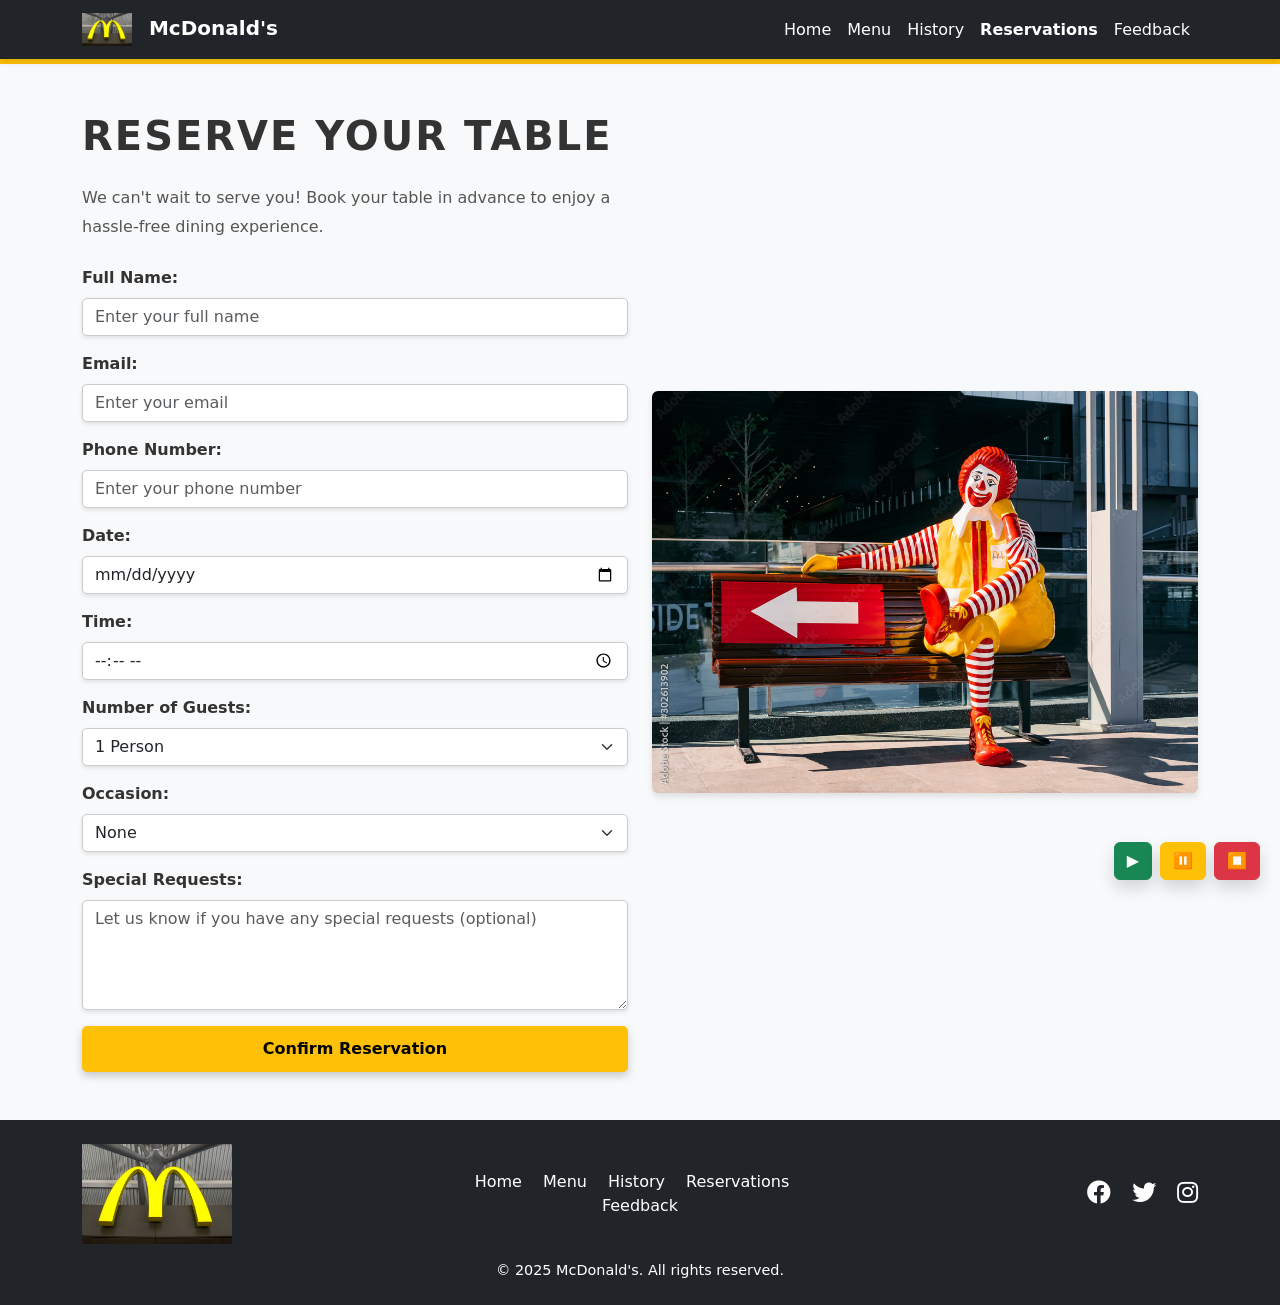
<file: Reservation.html>
<!DOCTYPE html>
<html lang="en">
<head>
    <meta charset="UTF-8">
    <meta name="viewport" content="width=device-width, initial-scale=1.0">
    <title>McDonald's Reservations</title>
    <link rel="stylesheet" type="text/css" href="styles.css">
    <!-- Bootstrap CSS -->
    <link href="https://cdn.jsdelivr.net/npm/bootstrap@5.3.0/dist/css/bootstrap.min.css" rel="stylesheet">
    <!-- Google Fonts -->
    <link href="https://fonts.googleapis.com/css2?family=Roboto:wght@400;700&display=swap" rel="stylesheet">
    <link href="https://cdnjs.cloudflare.com/ajax/libs/font-awesome/5.15.4/css/all.min.css" rel="stylesheet">
    <script src="script.js"></script> <!-- Link JavaScript file -->
</head>
<body>
    <div id="audio-controls" style="position: fixed; bottom: 20px; right: 20px; z-index: 9999;" class="d-flex gap-2">
       <button class="btn btn-success shadow" onclick="readWholePage()" title="Play">
           ▶️
       </button>
       <button class="btn btn-warning shadow" onclick="pauseReading()" title="Pause">
           ⏸️
       </button>
       <button class="btn btn-danger shadow" onclick="stopReading()" title="Stop">
           ⏹️
       </button>
    </div>
   
    <script>
       let utterance = null;
   
       function readWholePage() {
           if (speechSynthesis.speaking) {
               speechSynthesis.cancel(); // restart if already speaking
           }
           utterance = new SpeechSynthesisUtterance(document.body.innerText);
           speechSynthesis.speak(utterance);
       }
   
       function pauseReading() {
           if (speechSynthesis.speaking && !speechSynthesis.paused) {
               speechSynthesis.pause();
           }
       }
   
       function stopReading() {
           speechSynthesis.cancel();
       }
    </script>   
        <!-- Bootstrap Icons -->
        <link rel="stylesheet" href="https://cdn.jsdelivr.net/npm/bootstrap-icons/font/bootstrap-icons.css">
    </body>
   <!-- Bootstrap 5 CDN (W3Schools recommended) -->
 <link href="https://cdn.jsdelivr.net/npm/bootstrap@5.3.2/dist/css/bootstrap.min.css" rel="stylesheet">

 <!-- Loading Screen -->
 <div id="loadingScreen" class="loading-screen">
    <div class="spinner-mcd" role="status" aria-label="Loading..."></div>
 </div>
 <script>
    window.addEventListener("load", function () {
        const loadingScreen = document.getElementById("loadingScreen");
        // Small delay for smoother fade-out effect
        setTimeout(() => {
            loadingScreen.classList.add("hidden");
        }, 400);
    });
 </script>
    <!-- Navbar -->
    <nav class="navbar navbar-expand-lg navbar-dark bg-dark">
        <div class="container">
            <a class="navbar-brand" href="index.html">
                <img src="Media/logo3.jpeg" alt="McDonald's Logo" width="50">
                McDonald's
            </a>
            <button class="navbar-toggler" type="button" data-bs-toggle="collapse" data-bs-target="#navbarNav">
                <span class="navbar-toggler-icon"></span>
            </button>
            <div class="collapse navbar-collapse" id="navbarNav">
                <ul class="navbar-nav ms-auto">
                    <li class="nav-item"><a class="nav-link" href="index.html">Home</a></li>
                    <li class="nav-item"><a class="nav-link" href="Menu.html">Menu</a></li>
                    <li class="nav-item"><a class="nav-link" href="Historical.html">History</a></li>
                    <li class="nav-item"><a class="nav-link active" href="Reservation.html">Reservations</a></li>
                    <li class="nav-item"><a class="nav-link" href="FeedBack.html">Feedback</a></li>
                </ul>
            </div>
        </div>
    </nav>
    <!-- Reservation Section -->
    <section class="reservation-section py-5">
        <div class="container">
            <div class="row align-items-center">
                <!-- Reservation Form -->
                <div class="col-md-6">
                    <h1 class="mb-4">Reserve Your Table</h1>
                    <p class="mb-4">We can't wait to serve you! Book your table in advance to enjoy a hassle-free dining experience.</p>
                    <form class="reservation-form">
                        <div class="mb-3">
                            <label for="name" class="form-label">Full Name:</label>
                            <input type="text" id="name" name="name" class="form-control" placeholder="Enter your full name" required>
                        </div>
                        <div class="mb-3">
                            <label for="email" class="form-label">Email:</label>
                            <input type="email" id="email" name="email" class="form-control" placeholder="Enter your email" required>
                        </div>
                        <div class="mb-3">
                            <label for="phone" class="form-label">Phone Number:</label>
                            <input type="tel" id="phone" name="phone" class="form-control" placeholder="Enter your phone number" required>
                        </div>
                        <div class="mb-3">
                            <label for="date" class="form-label">Date:</label>
                            <input type="date" id="date" name="date" class="form-control" required>
                        </div>
                        <div class="mb-3">
                            <label for="time" class="form-label">Time:</label>
                            <input type="time" id="time" name="time" class="form-control" required>
                        </div>
                        <div class="mb-3">
                            <label for="guests" class="form-label">Number of Guests:</label>
                            <select id="guests" name="guests" class="form-select" required>
                                <option value="1">1 Person</option>
                                <option value="2">2 People</option>
                                <option value="3">3 People</option>
                                <option value="4">4 People</option>
                                <option value="5">5+ People</option>
                            </select>
                        </div>
                        <div class="mb-3">
                            <label for="occasion" class="form-label">Occasion:</label>
                            <select id="occasion" name="occasion" class="form-select">
                                <option value="none">None</option>
                                <option value="birthday">Birthday</option>
                                <option value="anniversary">Anniversary</option>
                                <option value="business">Business Meeting</option>
                                <option value="other">Other</option>
                            </select>
                        </div>
                        <div class="mb-3">
                            <label for="message" class="form-label">Special Requests:</label>
                            <textarea id="message" name="message" class="form-control" placeholder="Let us know if you have any special requests (optional)" rows="4"></textarea>
                        </div>
                        <button type="submit" class="btn btn-primary w-100">Confirm Reservation</button>
                    </form>
                </div>
                <!-- Reservation Image -->
                <div class="col-md-6">
                    <img src="Media/Reservation clown.jpeg" alt="Reservation Image" class="img-fluid rounded">
                </div>
            </div>
        </div>
    </section>
    <!-- Footer -->
    <footer class="footer bg-dark text-white py-4">
        <div class="container">
            <div class="row align-items-center">
                <div class="col-md-4 text-center text-md-start mb-3 mb-md-0">
                    <img src="Media/logo3.jpeg" alt="McDonald's Logo" class="img-fluid" style="max-width: 150px;">
                </div>
                <div class="col-md-4 text-center mb-3 mb-md-0">
                    <nav>
                        <a href="index.html" class="text-white text-decoration-none me-3">Home</a>
                        <a href="Menu.html" class="text-white text-decoration-none me-3">Menu</a>
                        <a href="Historical.html" class="text-white text-decoration-none me-3">History</a>
                        <a href="Reservation.html" class="text-white text-decoration-none me-3">Reservations</a>
                        <a href="FeedBack.html" class="text-white text-decoration-none">Feedback</a>
                    </nav>
                </div>
                <div class="col-md-4 text-center text-md-end">
                    <a href="https://www.facebook.com/McDonalds" class="text-white me-3"><i class="fab fa-facebook"></i></a>
                    <a href="https://www.twitter.com/McDonalds" class="text-white me-3"><i class="fab fa-twitter"></i></a>
                    <a href="https://www.instagram.com/McDonalds" class="text-white"><i class="fab fa-instagram"></i></a>
                </div>
            </div>
            <div class="row mt-3">
                <div class="col text-center">
                    <p class="mb-0">&copy; 2025 McDonald's. All rights reserved.</p>
                </div>
            </div>
        </div>
    </footer>
    <!-- Bootstrap JavaScript -->
    <script src="https://cdn.jsdelivr.net/npm/bootstrap@5.3.0/dist/js/bootstrap.bundle.min.js"></script>
</body>
</html>
</file>
<file: styles.css>
/* General Styles */
body {
    font-family: 'Roboto', sans-serif;
    margin: 0;
    padding: 0;
    box-sizing: border-box;
    background-color: #f8f9fa; /* Light background for consistency */
}

/* Navbar Styles */
.navbar {
    position: sticky;
    top: 0;
    z-index: 1000; /* Ensure navbar is above other content */
    background-color: #343a40; /* Dark background for the navbar */
    box-shadow: 0 4px 6px rgba(0, 0, 0, 0.1); /* Subtle shadow for depth */
}

.navbar-brand {
    font-size: 1.5rem;
    font-weight: bold;
    color: #ffc107; /* Highlight color for the brand */
    transition: color 0.3s ease;
}

.navbar-brand:hover {
    color: #e0a800; /* Slightly darker yellow on hover */
}

.navbar-brand img {
    max-height: 50px;
    margin-right: 10px;
}

.navbar-nav .nav-link {
    font-size: 1rem;
    font-weight: 500;
    color: #fff; /* White text for links */
    transition: color 0.3s ease;
}

.navbar-nav .nav-link:hover {
    color: #ffc107; /* Highlight color on hover */
}

.navbar-nav .nav-link.active {
    color: #ffc107; /* Highlight active link */
    font-weight: bold;
}

.navbar-toggler {
    border: none;
    outline: none;
}

.navbar-toggler-icon {
    background-image: url("data:image/svg+xml,%3Csvg xmlns='http://www.w3.org/2000/svg' viewBox='0 0 30 30'%3E%3Cpath stroke='rgba%28255, 255, 255, 0.7%29' stroke-width='2' stroke-linecap='round' stroke-miterlimit='10' d='M4 7h22M4 15h22M4 23h22'/%3E%3C/svg%3E");
}

/* Slideshow */
.carousel-inner img {
    height: 500px;
    object-fit: cover;
}

.carousel-caption h5 {
    font-size: 1.75rem;
    font-weight: bold;
}

.carousel-caption p {
    font-size: 1rem;
}

/* Section Titles */
h1, h2 {
    font-weight: 700;
    color: #333;
}

/* Menu Categories */
.menu-categories button {
    font-size: 1rem;
    font-weight: 600;
    padding: 10px 20px;
    border-radius: 5px;
}

.menu-category .card {
    border: none;
    box-shadow: 0 4px 6px rgba(0, 0, 0, 0.1);
    transition: transform 0.3s ease, box-shadow 0.3s ease;
}

.menu-category .card:hover {
    transform: translateY(-5px);
    box-shadow: 0 6px 10px rgba(0, 0, 0, 0.15);
}

.menu-category .card-title {
    font-size: 1.25rem;
    font-weight: bold;
    color: #333;
}

.menu-category .card-text {
    font-size: 0.95rem;
    color: #555;
}

/* Footer */
.footer {
    background-color: #343a40;
    color: #fff;
}

.footer img {
    max-width: 150px;
}

.footer nav a {
    color: #fff;
    font-weight: 500;
    transition: color 0.3s ease;
}

.footer nav a:hover {
    color: #ffc107; /* Highlight color */
}

.footer p {
    font-size: 0.9rem;
    margin: 0;
}

/* Buttons */
.btn-primary {
    background-color: #ffc107;
    border-color: #ffc107;
    color: #000;
    transition: background-color 0.3s ease, color 0.3s ease;
}

.btn-primary:hover {
    background-color: #e0a800;
    color: #fff;
}

/* Timeline Section */
.timeline {
    background-color: #f4f4f4; /* Light beige background for a vintage feel */
    padding: 50px 0; /* Spacing for the section */
    border-top: 5px solid #d4af37; /* Gold border at the top for a premium look */
}

.timeline h1 {
    font-size: 2.5rem;
    font-weight: bold;
    color: #333;
    margin-bottom: 20px;
    text-transform: uppercase;
    text-align: center;
    letter-spacing: 2px;
    border-bottom: 3px solid #d4af37; /* Gold underline for the heading */
    display: inline-block;
    padding-bottom: 10px;
}

.timeline p {
    font-size: 1rem;
    color: #555;
    line-height: 1.8;
    margin-bottom: 15px;
}

.timeline h2 {
    font-size: 1.75rem;
    font-weight: bold;
    color: #444;
    margin-bottom: 15px;
    text-transform: uppercase;
    letter-spacing: 1px;
    border-left: 5px solid #d4af37; /* Gold vertical line for emphasis */
    padding-left: 15px;
}

.timeline img {
    border-radius: 10px; /* Rounded corners for images */
    box-shadow: 0 4px 6px rgba(0, 0, 0, 0.1); /* Subtle shadow for depth */
    margin-bottom: 20px;
}

.timeline .row {
    margin-bottom: 40px;
}

.timeline .row:nth-child(even) .col-md-6:first-child {
    order: 2; /* Reverse order for alternating layout */
}

.timeline .row:nth-child(even) .col-md-6:last-child {
    order: 1;
}

/* Menu Section */
.menu {
    background-color: #f8f9fa; /* Light background for contrast */
    padding: 50px 0;
}

.menu h2 {
    font-size: 2.5rem;
    font-weight: bold;
    color: #333;
    margin-bottom: 20px;
}

.menu .card {
    border: none;
    border-radius: 10px;
    box-shadow: 0 4px 6px rgba(0, 0, 0, 0.1); /* Subtle shadow for depth */
    transition: transform 0.3s ease, box-shadow 0.3s ease;
}

.menu .card:hover {
    transform: translateY(-5px); /* Lift effect on hover */
    box-shadow: 0 6px 10px rgba(0, 0, 0, 0.15); /* Enhanced shadow on hover */
}

.menu .card-img-top {
    border-top-left-radius: 10px;
    border-top-right-radius: 10px;
    height: 200px;
    object-fit: cover; /* Ensures consistent image size */
}

.menu .card-title {
    font-size: 1.25rem;
    font-weight: bold;
    color: #333;
    margin-bottom: 10px;
}

.menu .card-text {
    font-size: 0.95rem;
    color: #555;
    line-height: 1.6;
}

.menu .card-body {
    padding: 20px;
    text-align: center; /* Center-align text for a clean look */
}

/* About Section */
.about {
    background-color: #f8f9fa; /* Light background for contrast */
    padding: 50px 0;
}

.about h2 {
    font-size: 2.5rem;
    font-weight: bold;
    color: #333;
    margin-bottom: 20px;
}

.about p {
    font-size: 1rem;
    color: #555;
    line-height: 1.8;
    margin-bottom: 15px;
}

.about a.btn-primary {
    background-color: #ffc107;
    border-color: #ffc107;
    color: #000;
    font-weight: bold;
    padding: 10px 20px;
    border-radius: 5px;
    transition: background-color 0.3s ease, color 0.3s ease;
}

.about a.btn-primary:hover {
    background-color: #e0a800;
    color: #fff;
}

.about img {
    border-radius: 10px;
    box-shadow: 0 4px 6px rgba(0, 0, 0, 0.1); /* Subtle shadow for depth */
    max-width: 100%;
    height: auto;
}

/* Hero Section */
.hero {
    background: linear-gradient(to right, #ff7e5f, #feb47b); /* Gradient background */
    color: #fff; /* White text for contrast */
    padding: 60px 0; /* Spacing for the section */
    text-align: center; /* Center-align text */
}

.hero h1 {
    font-size: 3rem; /* Large heading */
    font-weight: bold; /* Bold text */
    margin-bottom: 20px; /* Spacing below the heading */
    text-shadow: 2px 2px 4px rgba(0, 0, 0, 0.3); /* Subtle text shadow */
}

.hero p {
    font-size: 1.25rem; /* Slightly larger paragraph text */
    margin-bottom: 30px; /* Spacing below the paragraph */
    text-shadow: 1px 1px 3px rgba(0, 0, 0, 0.3); /* Subtle text shadow */
}

.hero .btn-primary {
    background-color: #ffc107; /* Yellow button */
    border-color: #ffc107; /* Match border color */
    color: #000; /* Black text for contrast */
    font-weight: bold; /* Bold text */
    padding: 10px 20px; /* Button padding */
    border-radius: 5px; /* Rounded corners */
    transition: background-color 0.3s ease, color 0.3s ease; /* Smooth hover effect */
}

.hero .btn-primary:hover {
    background-color: #e0a800; /* Darker yellow on hover */
    color: #fff; /* White text on hover */
}

/* Testimonials Section */
.testimonials {
    background-color: #f8f9fa; /* Light background for contrast */
    padding: 50px 0; /* Spacing for the section */
}

.testimonials h2 {
    font-size: 2.5rem;
    font-weight: bold;
    color: #333;
    margin-bottom: 30px;
    text-transform: uppercase;
    letter-spacing: 2px;
}

.testimonials .card {
    border: none;
    border-radius: 10px;
    box-shadow: 0 4px 6px rgba(0, 0, 0, 0.1); /* Subtle shadow for depth */
    transition: transform 0.3s ease, box-shadow 0.3s ease;
}

.testimonials .card:hover {
    transform: translateY(-5px); /* Lift effect on hover */
    box-shadow: 0 6px 10px rgba(0, 0, 0, 0.15); /* Enhanced shadow on hover */
}

.testimonials .card img {
    border-radius: 50%; /* Circular images */
    box-shadow: 0 4px 6px rgba(0, 0, 0, 0.1); /* Subtle shadow for images */
    margin-bottom: 15px;
}

.testimonials .card-title {
    font-size: 1.25rem;
    font-weight: bold;
    color: #333;
    margin-bottom: 10px;
}

.testimonials .card-text {
    font-size: 1rem;
    color: #555;
    line-height: 1.6;
    font-style: italic; /* Adds a stylish touch */
}

/* Carousel Section */
#featuredItemsCarousel {
    margin-bottom: 50px; /* Space below the carousel */
    border-radius: 10px; /* Rounded corners for the carousel */
    overflow: hidden; /* Ensures rounded corners apply to images */
    box-shadow: 0 4px 8px rgba(0, 0, 0, 0.2); /* Subtle shadow for depth */
}

#featuredItemsCarousel .carousel-inner img {
    height: 500px; /* Consistent height for images */
    object-fit: cover; /* Ensures images are cropped properly */
    border-radius: 10px; /* Rounded corners for images */
}

#featuredItemsCarousel .carousel-caption {
    background: rgba(0, 0, 0, 0.6); /* Semi-transparent black background */
    padding: 20px; /* Spacing inside the caption */
    border-radius: 10px; /* Rounded corners for the caption */
    text-align: center; /* Center-align text */
}

#featuredItemsCarousel .carousel-caption h5 {
    font-size: 1.75rem; /* Larger font for the title */
    font-weight: bold; /* Bold text for emphasis */
    color: #ffc107; /* Yellow color for the title */
    margin-bottom: 10px; /* Space below the title */
}

#featuredItemsCarousel .carousel-caption p {
    font-size: 1rem; /* Standard font size for the description */
    color: #fff; /* White text for contrast */
    margin-bottom: 0; /* No extra space below the text */
}

#featuredItemsCarousel .carousel-control-prev-icon,
#featuredItemsCarousel .carousel-control-next-icon {
    filter: invert(100%); /* Makes the icons white */
    width: 40px; /* Larger icon size */
    height: 40px;
}

#featuredItemsCarousel .carousel-control-prev,
#featuredItemsCarousel .carousel-control-next {
    opacity: 0.8; /* Slightly transparent controls */
    transition: opacity 0.3s ease; /* Smooth hover effect */
}

#featuredItemsCarousel .carousel-control-prev:hover,
#featuredItemsCarousel .carousel-control-next:hover {
    opacity: 1; /* Fully opaque on hover */
}

/* Menu Categories Section */
.menu-categories {
    background-color: #f8f9fa; /* Light background for contrast */
    padding: 50px 0; /* Spacing for the section */
}

.menu-categories h1 {
    font-size: 2.5rem;
    font-weight: bold;
    color: #333;
    margin-bottom: 30px;
    text-transform: uppercase;
    letter-spacing: 2px;
}

.menu-categories .btn-primary {
    background-color: #ffc107; /* Yellow button */
    border-color: #ffc107;
    color: #000; /* Black text for contrast */
    font-weight: bold;
    padding: 10px 20px;
    border-radius: 5px;
    transition: background-color 0.3s ease, color 0.3s ease;
}

.menu-categories .btn-primary:hover {
    background-color: #e0a800; /* Darker yellow on hover */
    color: #fff; /* White text on hover */
}

/* Menu Cards */
.menu-category .card {
    border: none;
    border-radius: 10px;
    box-shadow: 0 4px 6px rgba(0, 0, 0, 0.1); /* Subtle shadow for depth */
    transition: transform 0.3s ease, box-shadow 0.3s ease;
}

.menu-category .card:hover {
    transform: translateY(-5px); /* Lift effect on hover */
    box-shadow: 0 6px 10px rgba(0, 0, 0, 0.15); /* Enhanced shadow on hover */
}

.menu-category .card-img-top {
    border-top-left-radius: 10px;
    border-top-right-radius: 10px;
    height: 200px;
    object-fit: cover; /* Ensures consistent image size */
}

.menu-category .card-title {
    font-size: 1.25rem;
    font-weight: bold;
    color: #333;
    margin-bottom: 10px;
}

.menu-category .card-text {
    font-size: 1rem;
    color: #555;
    line-height: 1.6;
}

/* Reservation Section */
.reservation-section {
    background-color: #f8f9fa; /* Light background for a clean look */
    padding: 50px 0; /* Spacing for the section */
    border-top: 5px solid #ffc107; /* Yellow border at the top for emphasis */
}

.reservation-section h1 {
    font-size: 2.5rem;
    font-weight: bold;
    color: #333;
    margin-bottom: 20px;
    text-transform: uppercase;
    letter-spacing: 2px;
    text-align: left;
}

.reservation-section p {
    font-size: 1rem;
    color: #555;
    line-height: 1.8;
    margin-bottom: 30px;
}

.reservation-form .form-label {
    font-weight: bold;
    color: #333;
}

.reservation-form .form-control,
.reservation-form .form-select {
    border-radius: 5px;
    border: 1px solid #ccc;
    box-shadow: 0 2px 4px rgba(0, 0, 0, 0.1); /* Subtle shadow for input fields */
    transition: border-color 0.3s ease, box-shadow 0.3s ease;
}

.reservation-form .form-control:focus,
.reservation-form .form-select:focus {
    border-color: #ffc107; /* Yellow border on focus */
    box-shadow: 0 4px 8px rgba(255, 193, 7, 0.3); /* Yellow glow on focus */
}

.reservation-form button {
    background-color: #ffc107; /* Yellow button */
    border-color: #ffc107;
    color: #000; /* Black text for contrast */
    font-weight: bold;
    padding: 10px 20px;
    border-radius: 5px;
    transition: background-color 0.3s ease, color 0.3s ease;
}

.reservation-form button:hover {
    background-color: #e0a800; /* Darker yellow on hover */
    color: #fff; /* White text on hover */
}

.reservation-section img {
    border-radius: 10px; /* Rounded corners for the image */
    box-shadow: 0 4px 6px rgba(0, 0, 0, 0.1); /* Subtle shadow for depth */
    max-width: 100%;
    height: auto;
}

/* Feedback Section */
.feedback-section {
    background-color: #f8f9fa; /* Light background for a clean look */
    padding: 50px 0; /* Spacing for the section */
    border-top: 5px solid #ffc107; /* Yellow border at the top for emphasis */
}

.feedback-section h1 {
    font-size: 2.5rem;
    font-weight: bold;
    color: #333;
    margin-bottom: 20px;
    text-transform: uppercase;
    letter-spacing: 2px;
    text-align: center;
}

.feedback-section p {
    font-size: 1.1rem;
    color: #555;
    line-height: 1.8;
    margin-bottom: 30px;
    text-align: center;
}

.feedback-section .form-label {
    font-weight: bold;
    color: #333;
}

.feedback-section .form-control {
    border-radius: 5px;
    border: 1px solid #ccc;
    box-shadow: 0 2px 4px rgba(0, 0, 0, 0.1); /* Subtle shadow for input fields */
    transition: border-color 0.3s ease, box-shadow 0.3s ease;
}

.feedback-section .form-control:focus {
    border-color: #ffc107; /* Yellow border on focus */
    box-shadow: 0 4px 8px rgba(255, 193, 7, 0.3); /* Yellow glow on focus */
}

.feedback-section button {
    background-color: #ffc107; /* Yellow button */
    border-color: #ffc107;
    color: #000; /* Black text for contrast */
    font-weight: bold;
    padding: 10px 20px;
    border-radius: 5px;
    transition: background-color 0.3s ease, color 0.3s ease;
}

.feedback-section button:hover {
    background-color: #e0a800; /* Darker yellow on hover */
    color: #fff; /* White text on hover */
}

/* Animated Ad Styling */
.animated-ad {
    background-color: rgba(0, 0, 0, 0.7); /* Semi-transparent black overlay */
    color: #fff;
    z-index: 10;
    animation: fadeIn 1s ease-in-out; /* Fade-in animation */
}

.animated-ad .ad-content {
    animation: bounce 1.5s infinite; /* Bouncing animation for the ad content */
}

@keyframes fadeIn {
    from {
        opacity: 0;
    }
    to {
        opacity: 1;
    }
}

@keyframes bounce {
    0%, 100% {
        transform: translateY(0);
    }
    50% {
        transform: translateY(-10px);
    }
}

/* Hide the ad when dismissed */
.animated-ad.hidden {
    display: none;
}

/* Ensure the video is visible */
video {
    z-index: 1; /* Ensure the video is below the ad */
    position: relative;
}

/* Search Bar Styling */
.search-bar {
    max-width: 600px;
    margin: 0 auto; /* Center the search bar */
}

.search-bar .input-group {
    box-shadow: 0 4px 6px rgba(0, 0, 0, 0.1); /* Subtle shadow for depth */
}

.search-bar .form-control {
    border-radius: 5px 0 0 5px; /* Rounded corners for the input */
    border: 1px solid #ccc;
}

.search-bar .btn-primary {
    border-radius: 0 5px 5px 0; /* Rounded corners for the button */
    background-color: #ffc107; /* Yellow button */
    border-color: #ffc107;
    color: #000; /* Black text for contrast */
}

.search-bar .btn-primary:hover {
    background-color: #e0a800; /* Darker yellow on hover */
    color: #fff; /* White text on hover */
}

/* Cart Section */
.cart-section {
    background-color: #fff3e0; /* Light yellow background */
    padding: 50px 0; /* Add spacing around the section */
    border-radius: 10px;
    box-shadow: 0 4px 8px rgba(0, 0, 0, 0.1); /* Subtle shadow for depth */
}

.cart-section h2 {
    font-size: 2.5rem;
    font-weight: bold;
    color: #d52b1e; /* McDonald's red */
    margin-bottom: 20px;
    text-transform: uppercase;
    text-align: center;
    letter-spacing: 1px;
}

.cart-section p {
    font-size: 1.1rem;
    color: #555;
    text-align: center;
    margin-bottom: 30px;
}

/* Cart Items */
#cartItems {
    background-color: #fff; /* White background for the cart items */
    border-radius: 10px; /* Rounded corners */
    padding: 20px;
    box-shadow: 0 4px 8px rgba(0, 0, 0, 0.1); /* Subtle shadow for depth */
}

#cartItems .d-flex {
    border-bottom: 1px solid #ddd; /* Divider between items */
    padding-bottom: 10px;
    margin-bottom: 10px;
}

#cartItems .d-flex:last-child {
    border-bottom: none; /* Remove border for the last item */
}

#cartItems .fw-bold {
    font-size: 1.2rem;
    color: #d52b1e; /* McDonald's red */
}

#cartItems .text-success {
    font-size: 1.1rem;
    font-weight: bold;
    color: #ffc107; /* McDonald's yellow */
}

#cartItems .btn-danger {
    font-size: 0.9rem;
    padding: 5px 10px;
    background-color: #d52b1e; /* McDonald's red */
    border-color: #d52b1e;
    color: #fff;
    transition: background-color 0.3s ease, transform 0.2s ease;
}

#cartItems .btn-danger:hover {
    background-color: #b2221a; /* Darker red on hover */
    transform: scale(1.05); /* Slight zoom effect on hover */
}

/* Total Price */
#totalPrice {
    font-size: 1.5rem;
    font-weight: bold;
    color: #28a745; /* Green color for the total price */
}

/* Buttons */
.btn-primary {
    background-color: #ffc107; /* McDonald's yellow */
    border-color: #ffc107;
    color: #000; /* Black text for contrast */
    font-size: 1.2rem;
    font-weight: bold;
    padding: 10px 20px;
    border-radius: 5px;
    transition: background-color 0.3s ease, transform 0.2s ease;
}

.btn-primary:hover {
    background-color: #e0a800; /* Darker yellow on hover */
    transform: scale(1.05); /* Slight zoom effect on hover */
}

.btn-danger {
    background-color: #d52b1e; /* McDonald's red */
    border-color: #d52b1e;
    color: #fff;
    font-size: 1.2rem;
    font-weight: bold;
    padding: 10px 20px;
    border-radius: 5px;
    transition: background-color 0.3s ease, transform 0.2s ease;
}

.btn-danger:hover {
    background-color: #b2221a; /* Darker red on hover */
    transform: scale(1.05); /* Slight zoom effect on hover */
}

/* Responsive Design */
@media (max-width: 768px) {
    .carousel-inner img {
        height: 300px;
    }

    .carousel-caption h5 {
        font-size: 1.5rem;
    }

    .carousel-caption p {
        font-size: 0.9rem;
    }

    .footer nav a {
        font-size: 0.9rem;
    }

    .menu h2 {
        font-size: 2rem;
    }

    .menu .card-img-top {
        height: 150px;
    }

    .about h2 {
        font-size: 2rem;
    }

    .about p {
        font-size: 0.95rem;
    }

    .navbar-nav .nav-link {
        font-size: 0.9rem;
    }

    .navbar-brand {
        font-size: 1.25rem;
    }

    .testimonials h2 {
        font-size: 2rem;
    }

    .testimonials .card-title {
        font-size: 1.1rem;
    }

    .testimonials .card-text {
        font-size: 0.95rem;
    }

    .menu-categories h1 {
        font-size: 2rem;
    }

    .menu-category .card-title {
        font-size: 1.1rem;
    }

    .menu-category .card-text {
        font-size: 0.95rem;
    }

    .timeline h1 {
        font-size: 2rem;
    }

    .timeline h2 {
        font-size: 1.5rem;
    }

    .timeline p {
        font-size: 0.95rem;
    }

    .reservation-section h1 {
        font-size: 2rem;
        text-align: center;
    }

    .reservation-section p {
        text-align: center;
    }

    .reservation-section img {
        margin-top: 20px;
    }

    .feedback-section h1 {
        font-size: 2rem;   
    }

    .feedback-section p {
        font-size: 1rem;
    }

    #cartItems .d-flex {
        flex-direction: column; /* Stack items vertically on smaller screens */
        align-items: flex-start;
    }

    #cartItems .btn-danger {
        margin-top: 10px;
    }

    #totalPrice {
        text-align: center;
        margin-bottom: 20px;
    }
}
/* Loading Screen Styles */
.loading-screen {
    position: fixed;
    top: 0;
    left: 0;
    width: 100%;
    height: 100%;
    background-color: rgba(255, 255, 255, 0.95);
    display: flex;
    justify-content: center;
    align-items: center;
    z-index: 9999;
    visibility: visible;
    opacity: 1;
    transition: opacity 0.4s ease-in-out, visibility 0.4s ease-in-out;
}

/* Hidden state */
.loading-screen.hidden {
    visibility: hidden;
    opacity: 0;
}

/* McDonald's spinner style */
.spinner-mcd {
    width: 4rem;
    height: 4rem;
    border: 0.5rem solid #ffc107; /* yellow */
    border-top: 0.5rem solid #dc3545; /* red */
    border-radius: 50%;
    animation: spin 1s linear infinite;
}

/* Spinner animation */
@keyframes spin {
    0% { transform: rotate(0deg); }
    100% { transform: rotate(360deg); }
}
/* BUUTTON STYLES FOR AUDIO BUTTONS */
/* Foodie Audio Controls Styles */
#foodie-audio-controls {
    position: fixed;
    bottom: 20px;
    right: 20px;
    z-index: 9999;
    display: flex;
    gap: 10px;
}

button {
    font-size: 1.5rem;
    padding: 12px 16px;
    border-radius: 50%;
    border: none;
    box-shadow: 0 4px 8px rgba(0, 0, 0, 0.2);
    transition: transform 0.2s ease, background-color 0.3s ease;
    color: #fff;
}

/* Button Styles */
.btn-burger {
    background-color: #d9230f;
}

.btn-burger:hover {
    background-color: #b51e0d;
    transform: scale(1.1);
}

.btn-fries {
    background-color: #ffc107;
    color: #333;
}

.btn-fries:hover {
    background-color: #e0a800;
    transform: scale(1.1);
}

.btn-drink {
    background-color: #17a2b8;
}

.btn-drink:hover {
    background-color: #138496;
    transform: scale(1.1);
}

/* Add icon styling */
i {
    font-size: 1.5rem;
}
</file>
